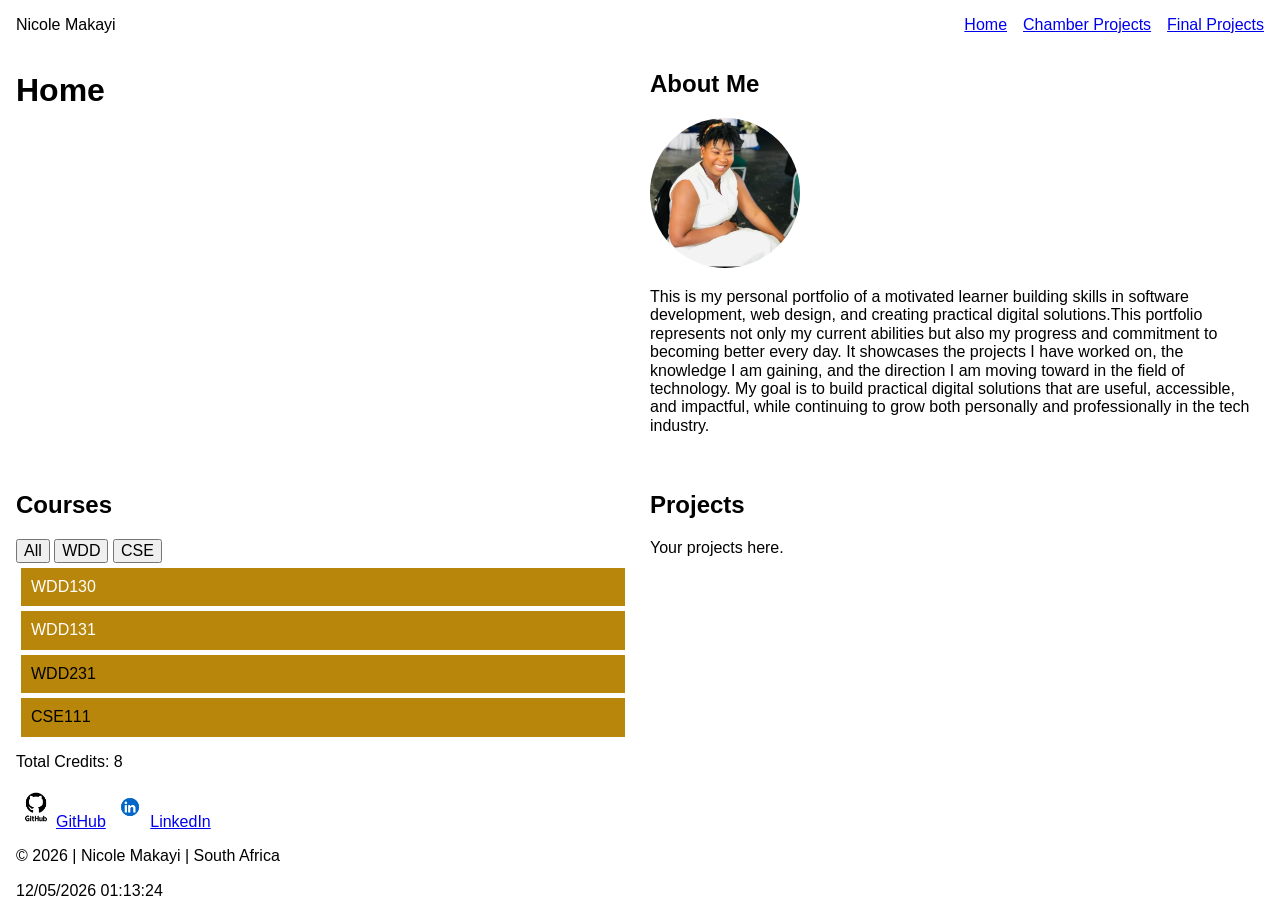
<file: index.html>
<!DOCTYPE html>
<html lang="en">
<head>
    <meta charset="UTF-8">
    <meta name="viewport" content="width=device-width, initial-scale=1.0">
    <title>WDD231 Web Frontend Development | Nicole Makayi</title>
    <meta name="description" content="WDD231 Home Page">
    <meta name="author" content="Nicole Makayi">
    
    <link rel="stylesheet" href="styles/normalize.css">
    <link rel="stylesheet" href="styles/small.css">
    <link rel="stylesheet" href="styles/larger.css">
    <link rel="preconnect" href="https://fonts.googleapis.com">
    <link rel="preconnect" href="https://fonts.gstatic.com" crossorigin>
    <link href="https://fonts.googleapis.com/css2?family=Roboto:wght@300;400;700&display=swap" rel="stylesheet">

    <script src="scripts/navigation.js" defer></script>
    <script src="scripts/getdate.js" defer></script>
    <script src="scripts/courses.js" defer></script>
</head>
<body>
<header>
    <div class="logo">
        <span>Nicole Makayi</span>
    </div>
    <button id="menuBtn">☰</button>
    <nav id="navMenu">
    <ul>
        <li><a href="#">Home</a></li>
        <li><a href="#">Chamber Projects</a></li>
        <li><a href="#">Final Projects</a></li>
    </ul>
    </nav>
</header> 

<main>
    <h1>Home</h1>

    <section>
        <h2>About Me</h2>
          <img src="images/profile.jpg" alt="Nicole Makayi" class="profile">
        <p>This is my personal portfolio of a motivated learner building skills in software development, web design, and creating practical digital solutions.This portfolio represents not only my current abilities but also my progress and commitment to becoming better every day. It showcases the projects I have worked on, the knowledge I am gaining, and the direction I am moving toward in the field of technology. My goal is to build practical digital solutions that are useful, accessible, and impactful, while continuing to grow both personally and professionally in the tech industry.
        </p>
    </section>

    <section>
        <h2>Courses</h2>

        <div class="buttons">
            <button id="allBtn">All</button>
            <button id="wddBtn">WDD</button>
            <button id="cseBtn">CSE</button>
        </div>

        <div id="courseContainer"></div>

        <p>Total Credits: <span id="totalCredits"></span></p>
    </section>

    <section>
        <h2>Projects</h2>
        <p>Your projects here.</p>
    </section>
</main>

<footer>
    <div class="social">
        <a href="https://github.com/nicole-dev-tech">
       <img src="images/github-logo.png" alt="GitHub">GitHub</a>

        <a href="https://linkedin.com/in/NicoleMakayi">
        <img src="images/linkedin-logo.png" alt="LinkedIn">LinkedIn</a>
    </div>

    <p>
        © <span id="currentyear"></span> | Nicole Makayi | South Africa
    </p>

    <p id="lastModified"></p>
</footer>
</body>
</html>
</file>
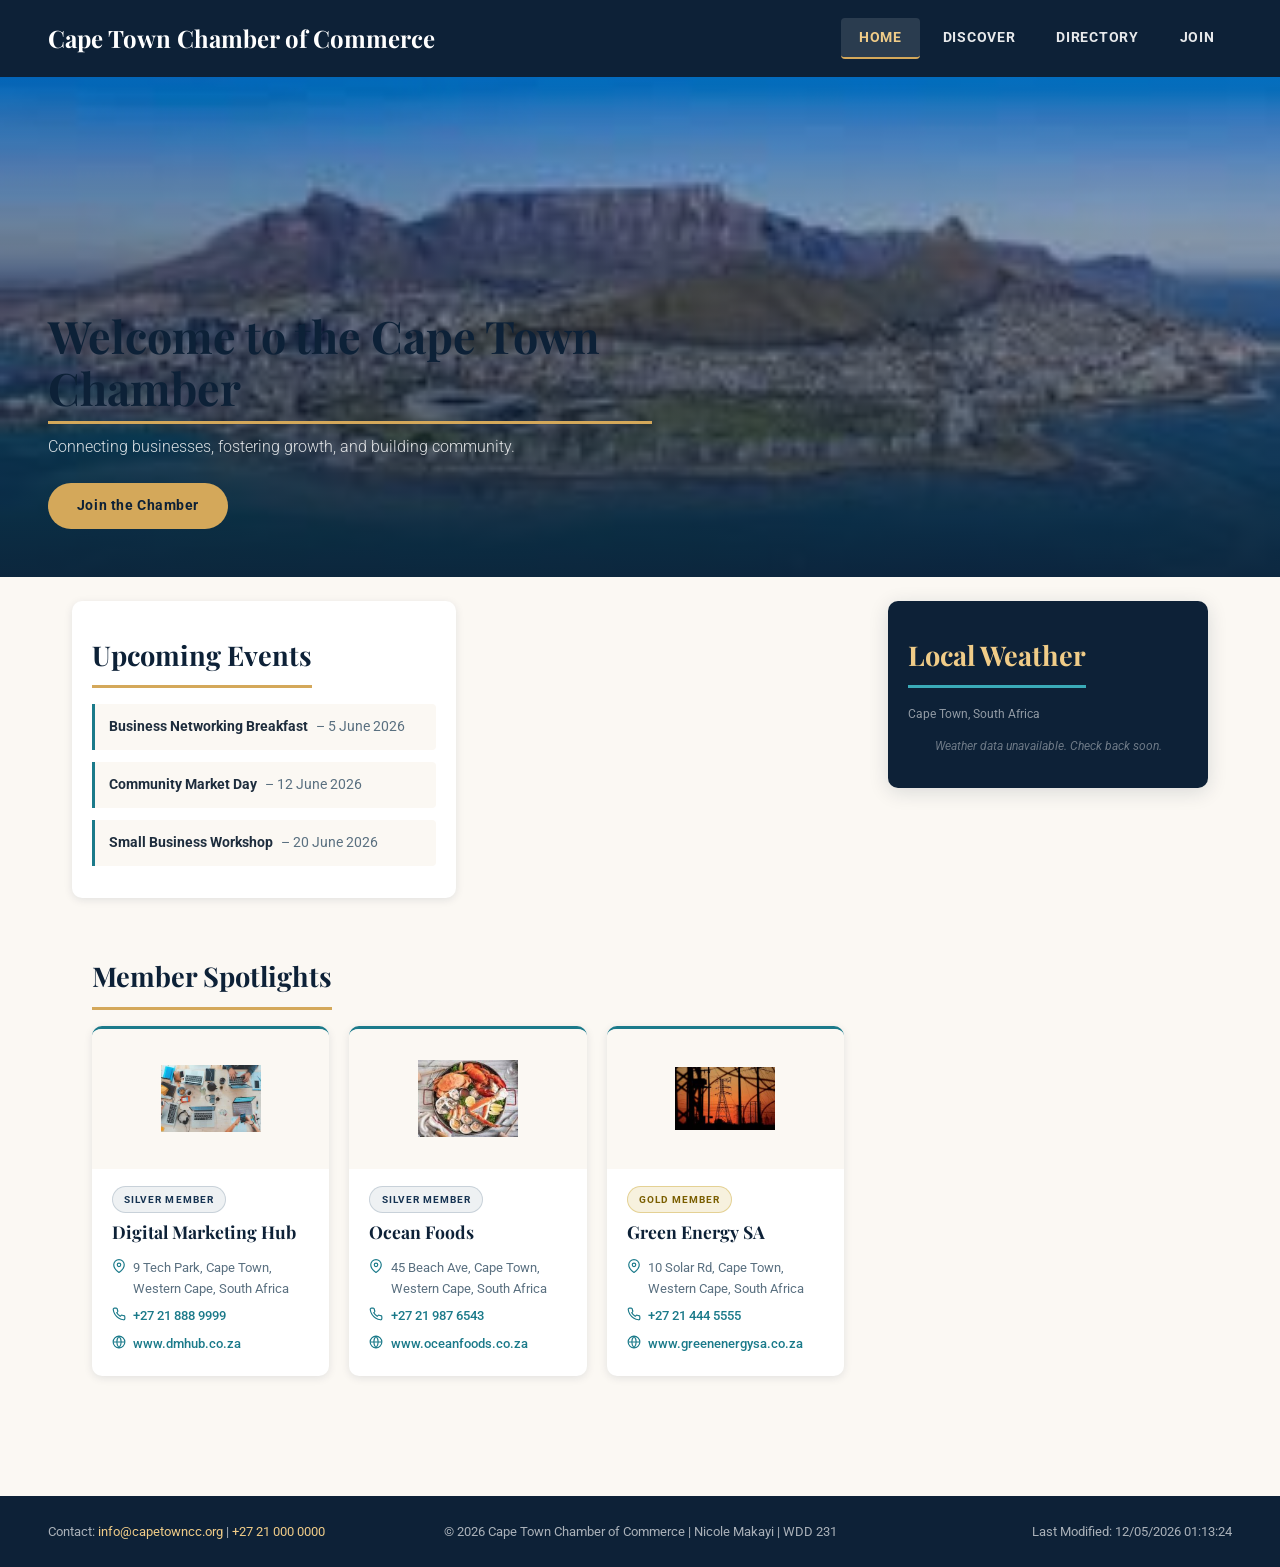
<file: chamber/index.html>
<!DOCTYPE html>
<html lang="en">
<head>
  <meta charset="UTF-8">
  <meta name="viewport" content="width=device-width, initial-scale=1.0">

  <title>Cape Town Chamber of Commerce</title>

  <meta name="description" content="Cape Town Chamber of Commerce — connecting businesses, fostering growth, and building community.">
  <meta name="author" content="Nicole Makayi">

  <meta property="og:title"       content="Cape Town Chamber of Commerce">
  <meta property="og:description" content="Business directory and local networking hub for Cape Town.">
  <meta property="og:image"       content="https://nicole-dev-tech.github.io/wdd231/images/logo.png">
  <meta property="og:url"         content="https://nicole-dev-tech.github.io/wdd231/chamber/index.html">
  <meta property="og:type"        content="website">

  <link rel="icon" href="images/favicon.png">

  <link rel="stylesheet" href="styles/normalize.css">
  <link rel="stylesheet" href="styles/small.css">
  <link rel="stylesheet" href="styles/larger.css">

  <link rel="preconnect" href="https://fonts.googleapis.com">
  <link rel="preconnect" href="https://fonts.gstatic.com" crossorigin>
  <link href="https://fonts.googleapis.com/css2?family=Playfair+Display:wght@600;700&family=Roboto:wght@300;400;700&display=swap" rel="stylesheet">

  <script src="scripts/getdates.js"   defer></script>
  <script src="scripts/weather.js"    defer></script>
  <script src="scripts/spotlights.js" defer></script>
</head>

<body>

  <a class="skip-link" href="#main-content">Skip to main content</a>

  <header>
    <nav aria-label="Main navigation">
      <ul>
        <li><a href="index.html" class="active" aria-current="page">Home</a></li>
        <li><a href="discover.html">Discover</a></li>
        <li><a href="directory.html">Directory</a></li>
        <li><a href="join.html">Join</a></li>
      </ul>
    </nav>
  </header>

  <main id="main-content">

    <h1>Cape Town Chamber of Commerce</h1>

    <!-- Hero Section -->
    <section class="hero" aria-labelledby="hero-heading">
      <img
        src="images/hero.png"
        alt="Cape Town waterfront with Table Mountain in the background"
        width="1200"
        height="500"
        fetchpriority="high"
      >
      <div class="hero-text">
        <h2 id="hero-heading">Welcome to the Cape Town Chamber</h2>
        <p>Connecting businesses, fostering growth, and building community.</p>
        <a href="join.html" class="cta-button">Join the Chamber</a>
      </div>
    </section>

    <!-- Home content grid wrapper -->
    <div class="home-main">

      <section class="events" aria-labelledby="events-heading">
        <h2 id="events-heading">Upcoming Events</h2>
        <ul>
          <li>
            <strong>Business Networking Breakfast</strong>
            – 5 June 2026
          </li>
          <li>
            <strong>Community Market Day</strong>
            – 12 June 2026
          </li>
          <li>
            <strong>Small Business Workshop</strong>
            – 20 June 2026
          </li>
        </ul>
      </section>

      <section class="weather" aria-labelledby="weather-heading" aria-live="polite">
        <h2 id="weather-heading">Local Weather</h2>
        <div id="current-weather">
          <p class="weather-meta">Loading current conditions…</p>
        </div>
        <div id="forecast">
          <!-- JS injects 3-day forecast -->
        </div>
      </section>

      <section class="spotlights" aria-labelledby="spotlights-heading">
        <h2 id="spotlights-heading">Member Spotlights</h2>
        <div id="spotlight-container" aria-live="polite">
          <!-- JS injects 2–3 Gold/Silver spotlight cards -->
        </div>
      </section>

    </div><!-- /.home-main -->

  </main>

  <footer>
    <p>Contact: <a href="mailto:info@capetowncc.org">info@capetowncc.org</a> | <a href="tel:+27210000000">+27 21 000 0000</a></p>
    <p>
      &copy; <span id="year"></span>
      Cape Town Chamber of Commerce |
      Nicole Makayi |
      WDD 231
    </p>
    <p>Last Modified: <span id="lastModified"></span></p>
  </footer>

</body>
</html>
</file>
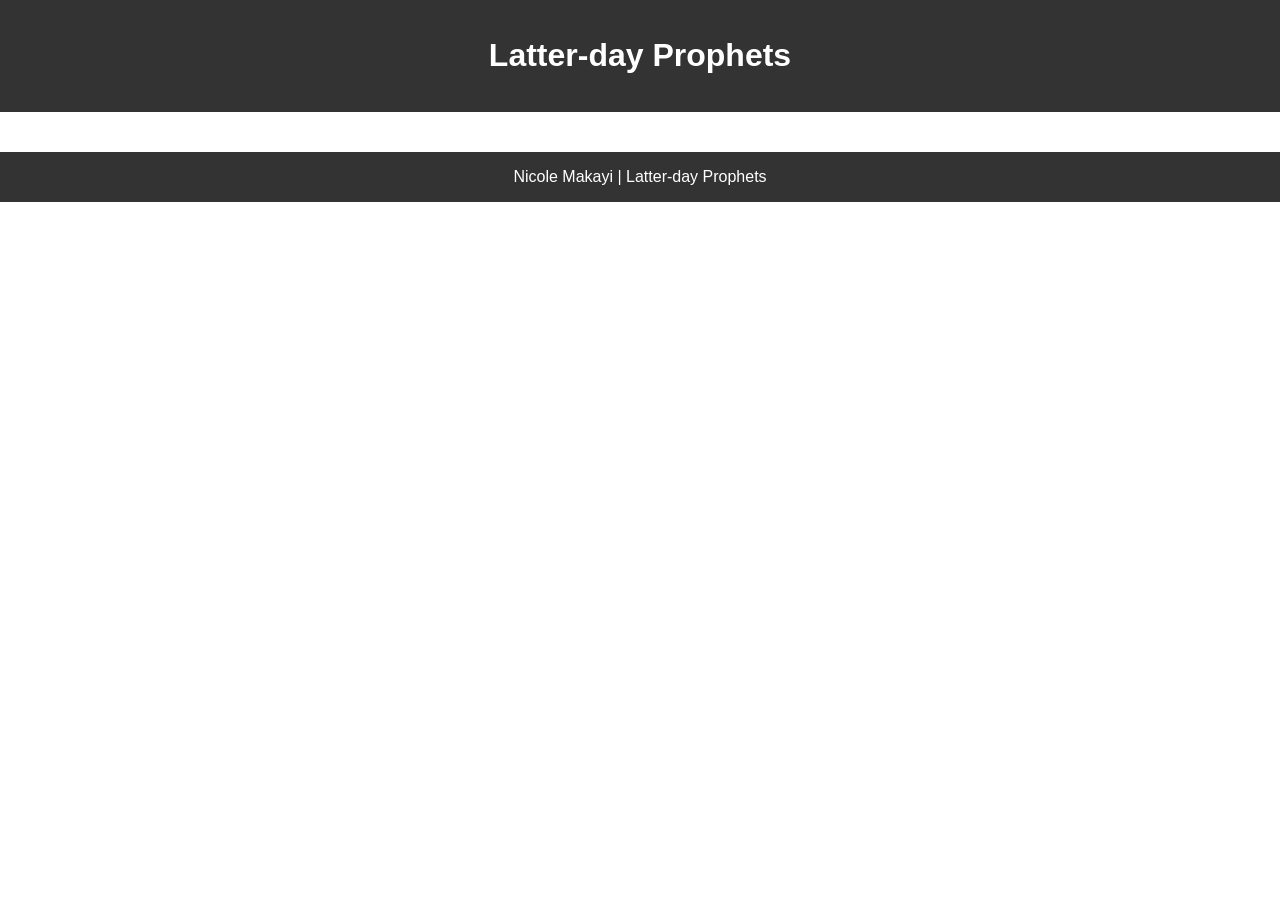
<file: prophets.html>
<!DOCTYPE html>
<html lang="en">
<head>
    <meta charset="UTF-8">
    <meta name="viewport" content="width=device-width, initial-scale=1.0">
    <title>Prophets</title>
    <meta name="description" content="WDD231 | PROPHETS">
    <meta name="author" content="Nicole Makayi">
     
    <link rel="stylesheet" href="styles/prophets.css">
    <link rel="preconnect" href="https://fonts.googleapis.com">
    <link rel="preconnect" href="https://fonts.gstatic.com" crossorigin>
    <link href="https://fonts.googleapis.com/css2?family=Roboto:wght@300;400;700&display=swap" rel="stylesheet">

    <script src="scripts/prophets.js" defer></script>
    <script src="scripts/getdate.js" defer></script>
</head>
<body>
    <header>
  <h1>Latter-day Prophets</h1>
</header>
<main>
  <div id="cards"></div>
</main>
<footer>
  Nicole Makayi | Latter-day Prophets
</footer>
    
</body>
</html>
</file>
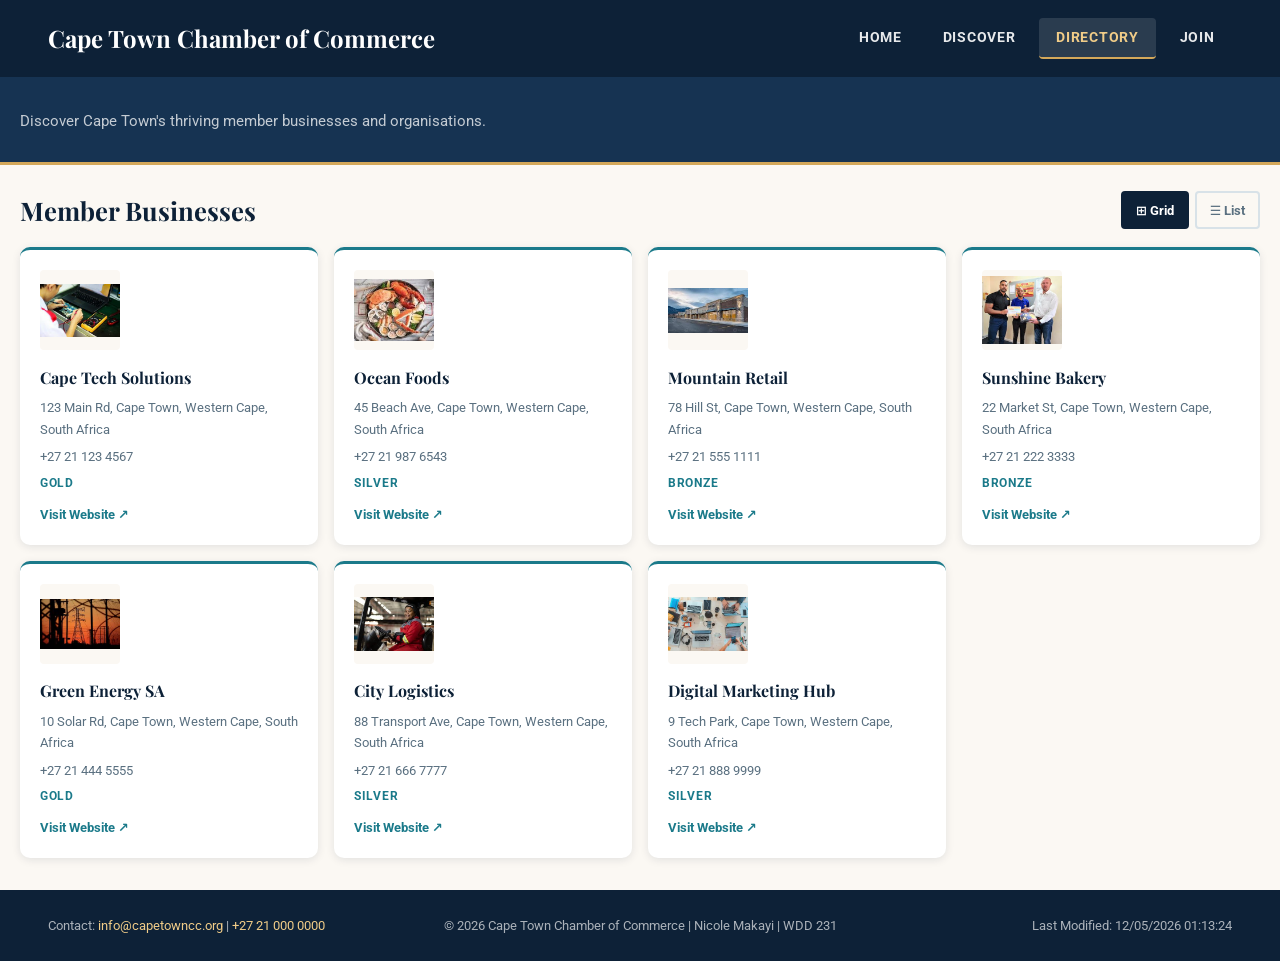
<file: chamber/directory.html>
<!DOCTYPE html>
<html lang="en">
<head>
  <meta charset="UTF-8">
  <meta name="viewport" content="width=device-width, initial-scale=1.0">
  <title>Directory | Cape Town Chamber of Commerce</title>
  <meta name="description" content="Cape Town Chamber of Commerce — Business Directory.">
  <meta name="author" content="Nicole Makayi">
  <meta property="og:title"       content="Directory | Cape Town Chamber of Commerce">
  <meta property="og:description" content="Business directory and local networking hub for Cape Town.">
  <meta property="og:image"       content="https://nicole-dev-tech.github.io/wdd231/images/logo.png">
  <meta property="og:url"         content="https://nicole-dev-tech.github.io/wdd231/chamber/directory.html">
  <meta property="og:type"        content="website">
  <link rel="icon" href="images/favicon.png">
  <link rel="stylesheet" href="styles/normalize.css">
  <link rel="stylesheet" href="styles/small.css">
  <link rel="stylesheet" href="styles/larger.css">
  <link rel="preconnect" href="https://fonts.googleapis.com">
  <link rel="preconnect" href="https://fonts.gstatic.com" crossorigin>
  <link href="https://fonts.googleapis.com/css2?family=Playfair+Display:wght@600;700&family=Roboto:wght@300;400;700&display=swap" rel="stylesheet">
  <script src="scripts/getdates.js"  defer></script>
  <script src="scripts/directory.js" defer></script>
</head>
<body>
  <a class="skip-link" href="#main-content">Skip to main content</a>
  <header>
    <nav aria-label="Main navigation">
      <ul>
        <li><a href="index.html">Home</a></li>
        <li><a href="discover.html">Discover</a></li>
        <li><a href="directory.html" class="active" aria-current="page">Directory</a></li>
        <li><a href="join.html">Join</a></li>
      </ul>
    </nav>
  </header>
  <main id="main-content">
    <h1>Business Directory</h1>
    <div class="page-banner">
      <p>Discover Cape Town's thriving member businesses and organisations.</p>
    </div>
    <div class="directory-controls">
      <h2>Member Businesses</h2>
      <div class="view-toggle" role="group" aria-label="Toggle view">
        <button id="gridBtn" class="active" aria-pressed="true"  title="Grid view">⊞ Grid</button>
        <button id="listBtn"                aria-pressed="false" title="List view">☰ List</button>
      </div>
    </div>
    <div id="members-grid" class="members-grid" role="list" aria-label="Member businesses grid view"></div>
    <div id="members-list" class="members-list hidden" role="list" aria-label="Member businesses list view"></div>
  </main>
  <footer>
    <p>Contact: <a href="mailto:info@capetowncc.org">info@capetowncc.org</a> | <a href="tel:+27210000000">+27 21 000 0000</a></p>
    <p>
      &copy; <span id="year"></span>
      Cape Town Chamber of Commerce |
      Nicole Makayi |
      WDD 231
    </p>
    <p>Last Modified: <span id="lastModified"></span></p>
  </footer>
</body>
</html>
</file>
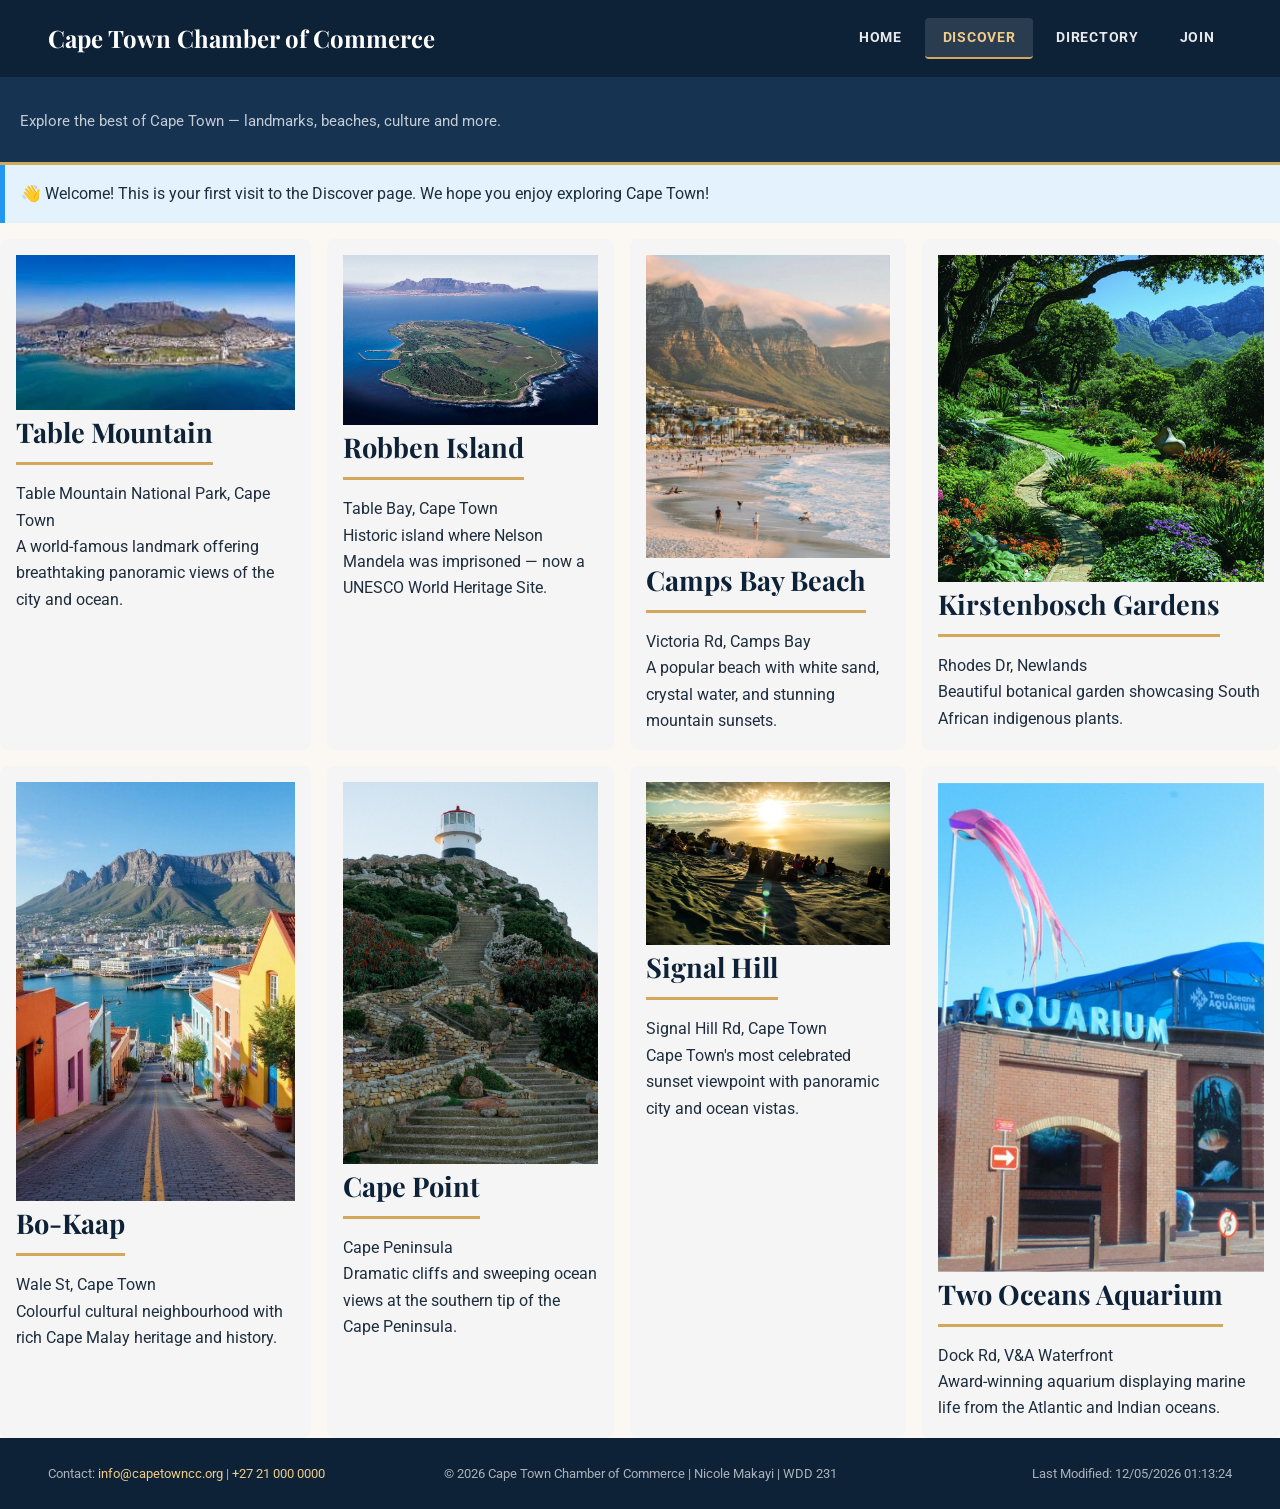
<file: chamber/discover.html>
<!DOCTYPE html>
<html lang="en">
<head>
  <meta charset="UTF-8">
  <meta name="viewport" content="width=device-width, initial-scale=1.0">
  <title>Discover | Cape Town Chamber of Commerce</title>
  <meta name="description" content="Discover Cape Town's best attractions, landmarks, and cultural highlights.">
  <meta name="author" content="Nicole Makayi">
  <meta property="og:title"       content="Discover Cape Town | Chamber of Commerce">
  <meta property="og:description" content="Explore Cape Town's top places to visit and experience.">
  <meta property="og:image"       content="https://nicole-dev-tech.github.io/wdd231/images/logo.png">
  <meta property="og:url"         content="https://nicole-dev-tech.github.io/wdd231/chamber/discover.html">
  <meta property="og:type"        content="website">
  <link rel="icon" href="images/favicon.png">
  <link rel="stylesheet" href="styles/normalize.css">
  <link rel="stylesheet" href="styles/small.css">
  <link rel="stylesheet" href="styles/larger.css">
  <link rel="preconnect" href="https://fonts.googleapis.com">
  <link rel="preconnect" href="https://fonts.gstatic.com" crossorigin>
  <link href="https://fonts.googleapis.com/css2?family=Playfair+Display:wght@600;700&family=Roboto:wght@300;400;700&display=swap" rel="stylesheet">
  <script src="scripts/getdates.js" defer></script>
  <script src="scripts/discover.js" defer></script>
</head>
<body>
  <a class="skip-link" href="#main-content">Skip to main content</a>
  <header>
    <nav aria-label="Main navigation">
      <ul>
        <li><a href="index.html">Home</a></li>
        <li><a href="discover.html" class="active" aria-current="page">Discover</a></li>
        <li><a href="directory.html">Directory</a></li>
        <li><a href="join.html">Join</a></li>
      </ul>
    </nav>
  </header>

  <main id="main-content">
    <h1>Discover Cape Town</h1>
    <div class="page-banner">
      <p>Explore the best of Cape Town — landmarks, beaches, culture and more.</p>
    </div>

    <div id="visit-message" class="visit-box" aria-live="polite"></div>

    <section id="discover-container" class="discover-grid" aria-label="Cape Town places to discover"></section>
  </main>

  <footer>
    <p>Contact: <a href="mailto:info@capetowncc.org">info@capetowncc.org</a> | <a href="tel:+27210000000">+27 21 000 0000</a></p>
    <p>&copy; <span id="year"></span> Cape Town Chamber of Commerce | Nicole Makayi | WDD 231</p>
    <p>Last Modified: <span id="lastModified"></span></p>
  </footer>
</body>
</html>
</file>
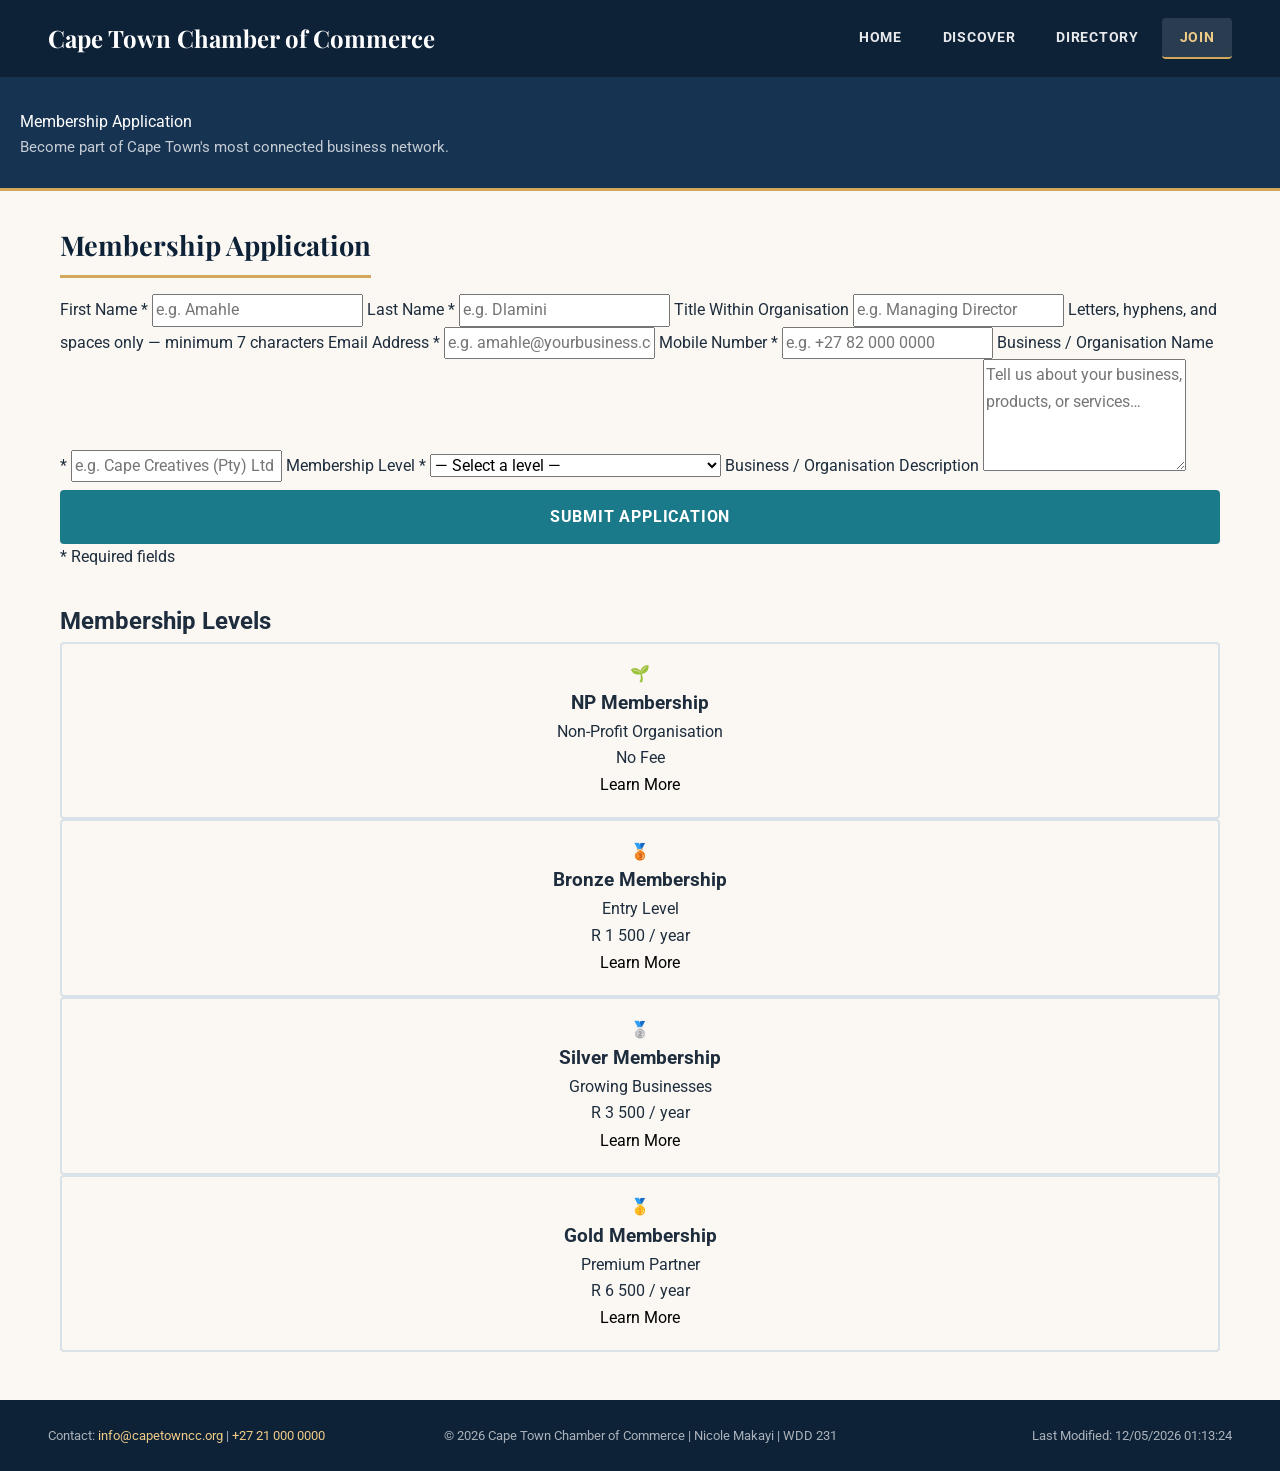
<file: chamber/join.html>
<!DOCTYPE html>
<html lang="en">
<head>
  <meta charset="UTF-8">
  <meta name="viewport" content="width=device-width, initial-scale=1.0">

  <title>Join | Cape Town Chamber of Commerce</title>

  <meta name="description" content="Apply for membership with the Cape Town Chamber of Commerce. Choose from NP, Bronze, Silver, or Gold membership levels.">
  <meta name="author" content="Nicole Makayi">

  <meta property="og:title"       content="Join the Cape Town Chamber of Commerce">
  <meta property="og:description" content="Apply for membership and connect with Cape Town's business community.">
  <meta property="og:image"       content="https://nicole-dev-tech.github.io/wdd231/images/logo.png">
  <meta property="og:url"         content="https://nicole-dev-tech.github.io/wdd231/chamber/join.html">
  <meta property="og:type"        content="website">

  <link rel="icon" href="images/favicon.ico">

  <link rel="stylesheet" href="styles/normalize.css">
  <link rel="stylesheet" href="styles/small.css">
  <link rel="stylesheet" href="styles/larger.css">

  <link rel="preconnect" href="https://fonts.googleapis.com">
  <link rel="preconnect" href="https://fonts.gstatic.com" crossorigin>
  <link href="https://fonts.googleapis.com/css2?family=Playfair+Display:wght@600;700&family=Roboto:wght@300;400;700&display=swap" rel="stylesheet">

  <script src="scripts/getdates.js" defer></script>
  <script src="scripts/join.js"     defer></script>
</head>

<body>

  <a class="skip-link" href="#main-content">Skip to main content</a>

  <header>
    <nav aria-label="Main navigation">
      <ul>
        <li><a href="index.html">Home</a></li>
        <li><a href="discover.html">Discover</a></li>
        <li><a href="directory.html">Directory</a></li>
        <li><a href="join.html" class="active" aria-current="page">Join</a></li>
      </ul>
    </nav>
  </header>

  <main id="main-content">

    <h1>Join Our Business Community</h1>

    <!-- Page banner -->
    <div class="page-banner">
      <div class="page-banner-text">
        <span class="page-eyebrow">Membership Application</span>
        <p>Become part of Cape Town's most connected business network.</p>
      </div>
    </div>

    <!-- Form + Cards layout wrapper -->
    <div class="join-layout">

      <!-- ── Application Form ──────────────────────────────── -->
      <section class="form-section" aria-labelledby="form-heading">
        <h2 id="form-heading" class="section-heading">Membership Application</h2>

        <form
          id="join-form"
          method="get"
          action="thankyou.html"
          novalidate
          aria-label="Membership application form"
        >

          <!-- First Name -->
          <label for="first-name">
            First Name <span class="required-mark" aria-hidden="true">*</span>
          </label>
          <input
            type="text"
            id="first-name"
            name="first-name"
            title="Enter your first name"
            autocomplete="given-name"
            required
            placeholder="e.g. Amahle"
          >

          <!-- Last Name -->
          <label for="last-name">
            Last Name <span class="required-mark" aria-hidden="true">*</span>
          </label>
          <input
            type="text"
            id="last-name"
            name="last-name"
            title="Enter your last name"
            autocomplete="family-name"
            required
            placeholder="e.g. Dlamini"
          >

          <!-- Organizational Title -->
          <label for="org-title">
            Title Within Organisation
          </label>
          <input
            type="text"
            id="org-title"
            name="orgTitle"
            title="Enter your title within the organisation (letters, hyphens, spaces; minimum 7 characters)"
            autocomplete="organization-title"
            pattern="[A-Za-z\- ]{7,}"
            placeholder="e.g. Managing Director"
          >
          <span class="field-hint">Letters, hyphens, and spaces only — minimum 7 characters</span>

          <!-- Email -->
          <label for="email">
            Email Address <span class="required-mark" aria-hidden="true">*</span>
          </label>
          <input
            type="email"
            id="email"
            name="email"
            title="Enter a valid email address"
            autocomplete="email"
            required
            placeholder="e.g. amahle@yourbusiness.co.za"
          >

          <!-- Mobile Phone -->
          <label for="mobile">
            Mobile Number <span class="required-mark" aria-hidden="true">*</span>
          </label>
          <input
            type="tel"
            id="mobile"
            name="mobile"
            title="Enter your mobile phone number"
            autocomplete="tel"
            required
            placeholder="e.g. +27 82 000 0000"
          >

          <!-- Business Name -->
          <label for="business-name">
            Business / Organisation Name <span class="required-mark" aria-hidden="true">*</span>
          </label>
          <input
            type="text"
            id="business-name"
            name="org-name"
            title="Enter your business or organisation name"
            autocomplete="organization"
            required
            placeholder="e.g. Cape Creatives (Pty) Ltd"
          >

          <!-- Membership Level -->
          <label for="membership-level">
            Membership Level <span class="required-mark" aria-hidden="true">*</span>
          </label>
          <select
            id="membership-level"
            name="membership-level"
            title="Select a membership level"
            required
          >
            <option value="" disabled selected>— Select a level —</option>
            <option value="np">NP Membership (Non-Profit — No Fee)</option>
            <option value="bronze">Bronze Membership</option>
            <option value="silver">Silver Membership</option>
            <option value="gold">Gold Membership</option>
          </select>

          <!-- Business Description -->
          <label for="description">
            Business / Organisation Description
          </label>
          <textarea
            id="description"
            name="description"
            title="Briefly describe your business or organisation"
            rows="4"
            placeholder="Tell us about your business, products, or services…"
          ></textarea>

          <!-- Hidden timestamp (populated by join.js) -->
          <input
            type="hidden"
            id="timestamp"
            name="timestamp"
          >

          <!-- Submit -->
          <input
            type="submit"
            value="Submit Application"
            class="submit-btn"
          >

          <p class="form-note">
            <span class="required-mark" aria-hidden="true">*</span> Required fields
          </p>

        </form>
      </section><!-- /.form-section -->

      <!-- ── Membership Level Cards ─────────────────────── -->
      <aside class="membership-cards" aria-label="Membership level information">
        <h2 class="section-heading">Membership Levels</h2>

        <!-- NP Card -->
        <div class="mem-card mem-card--np">
          <div class="mem-card-icon" aria-hidden="true">🌱</div>
          <h3>NP Membership</h3>
          <p class="mem-card-sub">Non-Profit Organisation</p>
          <p class="mem-card-fee">No Fee</p>
          <button
            class="mem-card-link"
            data-modal="modal-np"
            aria-haspopup="dialog"
            aria-controls="modal-np"
          >Learn More</button>
        </div>

        <!-- Bronze Card -->
        <div class="mem-card mem-card--bronze">
          <div class="mem-card-icon" aria-hidden="true">🥉</div>
          <h3>Bronze Membership</h3>
          <p class="mem-card-sub">Entry Level</p>
          <p class="mem-card-fee">R 1 500 / year</p>
          <button
            class="mem-card-link"
            data-modal="modal-bronze"
            aria-haspopup="dialog"
            aria-controls="modal-bronze"
          >Learn More</button>
        </div>

        <!-- Silver Card -->
        <div class="mem-card mem-card--silver">
          <div class="mem-card-icon" aria-hidden="true">🥈</div>
          <h3>Silver Membership</h3>
          <p class="mem-card-sub">Growing Businesses</p>
          <p class="mem-card-fee">R 3 500 / year</p>
          <button
            class="mem-card-link"
            data-modal="modal-silver"
            aria-haspopup="dialog"
            aria-controls="modal-silver"
          >Learn More</button>
        </div>

        <!-- Gold Card -->
        <div class="mem-card mem-card--gold">
          <div class="mem-card-icon" aria-hidden="true">🥇</div>
          <h3>Gold Membership</h3>
          <p class="mem-card-sub">Premium Partner</p>
          <p class="mem-card-fee">R 6 500 / year</p>
          <button
            class="mem-card-link"
            data-modal="modal-gold"
            aria-haspopup="dialog"
            aria-controls="modal-gold"
          >Learn More</button>
        </div>

      </aside>

    </div><!-- /.join-layout -->

  </main>

  <!-- NP Modal -->
  <dialog id="modal-np" class="mem-modal" aria-labelledby="modal-np-title">
    <div class="modal-inner">
      <button class="modal-close" aria-label="Close NP Membership details">&times;</button>
      <span class="modal-icon" aria-hidden="true">🌱</span>
      <h2 id="modal-np-title">NP Membership</h2>
      <p class="modal-sub">For registered non-profit organisations</p>
      <p class="modal-fee">No Annual Fee</p>
      <ul class="modal-benefits" aria-label="NP Membership benefits">
        <li>Listing in the online member directory</li>
        <li>Access to Chamber networking events</li>
        <li>Monthly Chamber newsletter</li>
        <li>Advocacy and community representation</li>
        <li>Access to shared training resources</li>
      </ul>
      <button class="modal-cta" data-select="np" data-modal="modal-np">
        Select NP Membership
      </button>
    </div>
  </dialog>

  <!-- Bronze Modal -->
  <dialog id="modal-bronze" class="mem-modal" aria-labelledby="modal-bronze-title">
    <div class="modal-inner modal-inner--bronze">
      <button class="modal-close" aria-label="Close Bronze Membership details">&times;</button>
      <span class="modal-icon" aria-hidden="true">🥉</span>
      <h2 id="modal-bronze-title">Bronze Membership</h2>
      <p class="modal-sub">Entry-level membership for new and small businesses</p>
      <p class="modal-fee">R 1 500 / year</p>
      <ul class="modal-benefits" aria-label="Bronze Membership benefits">
        <li>Everything in NP Membership</li>
        <li>Business profile page on Chamber website</li>
        <li>10% discount on Chamber event tickets</li>
        <li>Access to member-only business workshops</li>
        <li>Quarterly business development webinars</li>
        <li>Certificate of Chamber Membership</li>
      </ul>
      <button class="modal-cta modal-cta--bronze" data-select="bronze" data-modal="modal-bronze">
        Select Bronze Membership
      </button>
    </div>
  </dialog>

  <!-- Silver Modal -->
  <dialog id="modal-silver" class="mem-modal" aria-labelledby="modal-silver-title">
    <div class="modal-inner modal-inner--silver">
      <button class="modal-close" aria-label="Close Silver Membership details">&times;</button>
      <span class="modal-icon" aria-hidden="true">🥈</span>
      <h2 id="modal-silver-title">Silver Membership</h2>
      <p class="modal-sub">For growing businesses ready to expand their network</p>
      <p class="modal-fee">R 3 500 / year</p>
      <ul class="modal-benefits" aria-label="Silver Membership benefits">
        <li>Everything in Bronze Membership</li>
        <li>Featured listing in member directory</li>
        <li>Eligible for homepage spotlight rotation</li>
        <li>25% discount on all Chamber events</li>
        <li>One free sponsored social media post per quarter</li>
        <li>Access to Chamber co-working space (4 days/month)</li>
        <li>Invitation to exclusive Silver &amp; Gold networking dinners</li>
      </ul>
      <button class="modal-cta modal-cta--silver" data-select="silver" data-modal="modal-silver">
        Select Silver Membership
      </button>
    </div>
  </dialog>

  <!-- Gold Modal -->
  <dialog id="modal-gold" class="mem-modal" aria-labelledby="modal-gold-title">
    <div class="modal-inner modal-inner--gold">
      <button class="modal-close" aria-label="Close Gold Membership details">&times;</button>
      <span class="modal-icon" aria-hidden="true">🥇</span>
      <h2 id="modal-gold-title">Gold Membership</h2>
      <p class="modal-sub">Premium partnership for established businesses</p>
      <p class="modal-fee">R 6 500 / year</p>
      <ul class="modal-benefits" aria-label="Gold Membership benefits">
        <li>Everything in Silver Membership</li>
        <li>Priority homepage spotlight — guaranteed monthly feature</li>
        <li>Full page in the Annual Business Directory</li>
        <li>Free access to all Chamber events &amp; workshops</li>
        <li>Logo displayed on Chamber website homepage</li>
        <li>Seat on the Chamber Advisory Board (optional)</li>
        <li>Unlimited co-working space access</li>
        <li>Dedicated Chamber liaison officer</li>
      </ul>
      <button class="modal-cta modal-cta--gold" data-select="gold" data-modal="modal-gold">
        Select Gold Membership
      </button>
    </div>
  </dialog>

  <footer>
    <p>Contact: <a href="mailto:info@capetowncc.org">info@capetowncc.org</a> | <a href="tel:+27210000000">+27 21 000 0000</a></p>
    <p>
      &copy; <span id="year"></span>
      Cape Town Chamber of Commerce |
      Nicole Makayi |
      WDD 231
    </p>
    <p>Last Modified: <span id="lastModified"></span></p>
  </footer>

</body>
</html>
</file>
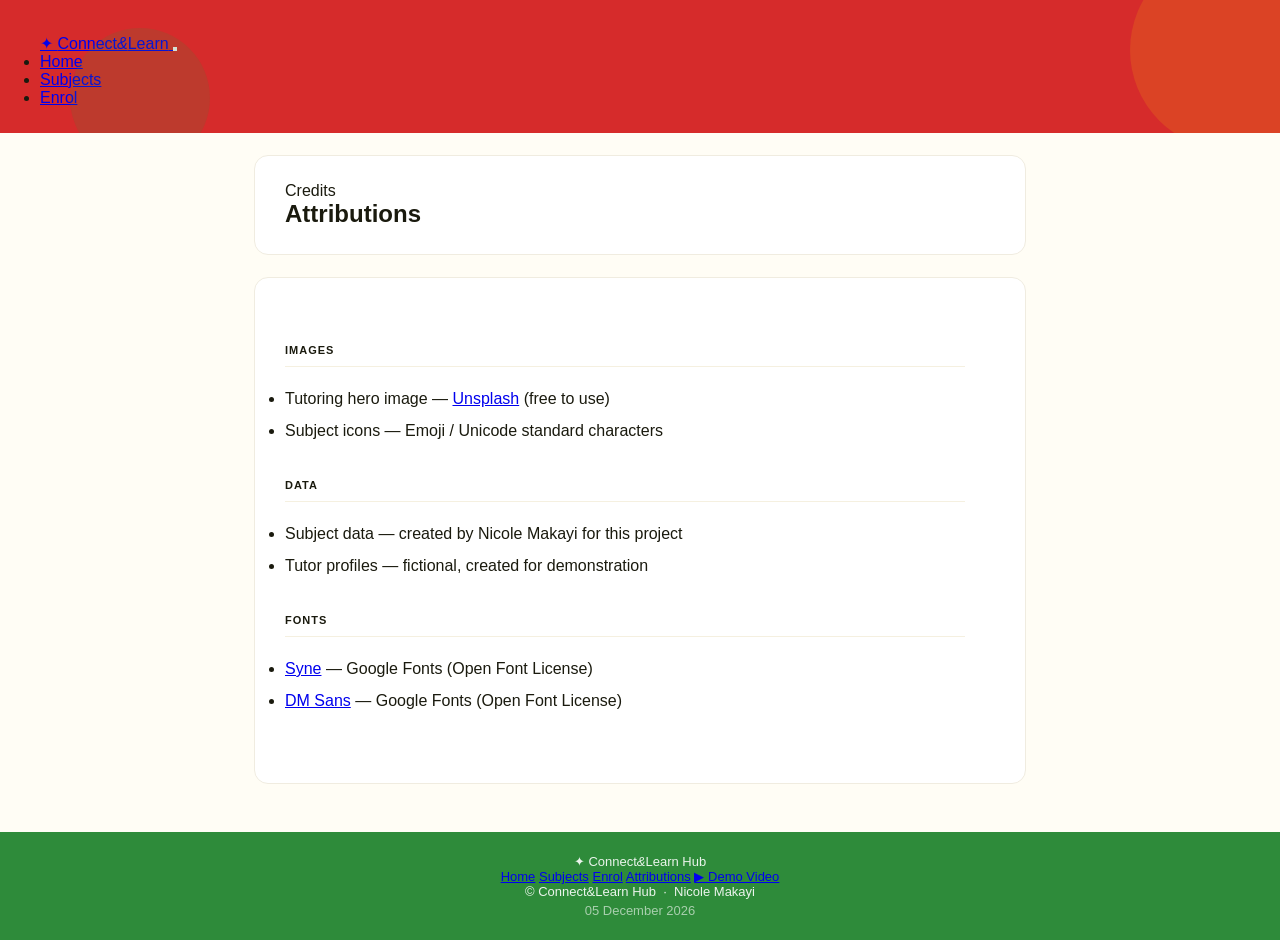
<file: project/references.html>
<!DOCTYPE html>
<html lang="en">
<head>
  <meta charset="UTF-8">
  <meta name="viewport" content="width=device-width, initial-scale=1.0">
  <title>Attributions | Connect&amp;Learn Hub</title>
  <meta name="description" content="Image and content attributions for Connect&amp;Learn Hub.">
  <meta name="author" content="Nicole Makayi">
  <link rel="icon" type="image/svg+xml" href="images/favicon.svg">
  <link rel="preconnect" href="https://fonts.googleapis.com">
  <link rel="preconnect" href="https://fonts.gstatic.com" crossorigin>
  <link href="https://fonts.googleapis.com/css2?family=Syne:wght@700;800&family=DM+Sans:wght@300;400;500&display=swap" rel="stylesheet">
  <link rel="stylesheet" href="styles/connect.css">
</head>
<body>

  <header class="site-header">
    <div class="header-inner">
      <a href="index.html" class="logo" aria-label="Connect&amp;Learn Hub home">
        <span class="logo-icon" aria-hidden="true">✦</span>
        <span>Connect<em>&amp;</em>Learn</span>
      </a>
      <button class="hamburger" id="hamburger" aria-label="Toggle navigation" aria-expanded="false" aria-controls="main-nav">
        <span></span><span></span><span></span>
      </button>
      <nav id="main-nav" class="main-nav" aria-label="Main navigation">
        <ul>
          <li><a href="index.html" class="nav-link">Home</a></li>
          <li><a href="subjects.html" class="nav-link">Subjects</a></li>
          <li><a href="enroll.html" class="nav-link">Enrol</a></li>
        </ul>
      </nav>
    </div>
  </header>

  <main>
    <section class="page-hero">
      <div class="section-inner">
        <span class="eyebrow">Credits</span>
        <h1>Attributions</h1>
      </div>
    </section>

    <section>
      <div class="section-inner" style="max-width:680px; padding-block:2.5rem">
        <h2>Images</h2>
        <ul style="margin-top:1rem; line-height:2">
          <li>Tutoring hero image — <a href="https://unsplash.com" target="_blank" rel="noopener">Unsplash</a> (free to use)</li>
          <li>Subject icons — Emoji / Unicode standard characters</li>
        </ul>

        <h2 style="margin-top:2rem">Data</h2>
        <ul style="margin-top:1rem; line-height:2">
          <li>Subject data — created by Nicole Makayi for this project</li>
          <li>Tutor profiles — fictional, created for demonstration</li>
        </ul>

        <h2 style="margin-top:2rem">Fonts</h2>
        <ul style="margin-top:1rem; line-height:2">
          <li><a href="https://fonts.google.com/specimen/Syne" target="_blank" rel="noopener">Syne</a> — Google Fonts (Open Font License)</li>
          <li><a href="https://fonts.google.com/specimen/DM+Sans" target="_blank" rel="noopener">DM Sans</a> — Google Fonts (Open Font License)</li>
        </ul>
      </div>
    </section>
  </main>

  <footer class="site-footer">
    <div class="footer-inner">
      <div class="footer-brand">
        <span class="logo-icon" aria-hidden="true">✦</span>
        <span class="footer-name">Connect<em>&amp;</em>Learn Hub</span>
      </div>
      <nav class="footer-nav" aria-label="Footer navigation">
        <a href="index.html">Home</a>
        <a href="subjects.html">Subjects</a>
        <a href="enroll.html">Enrol</a>
        <a href="references.html">Attributions</a>
        <a href="https://youtu.be/YOUR_VIDEO_ID" target="_blank" rel="noopener">▶ Demo Video</a>
      </nav>
      <p class="footer-copy">&copy; <span id="currentyear"></span> Connect&amp;Learn Hub &nbsp;·&nbsp; Nicole Makayi</p>
      <p class="footer-modified" id="lastModified"></p>
    </div>
  </footer>

  <script src="scripts/getdates.js" defer></script>
</body>
</html>
</file>
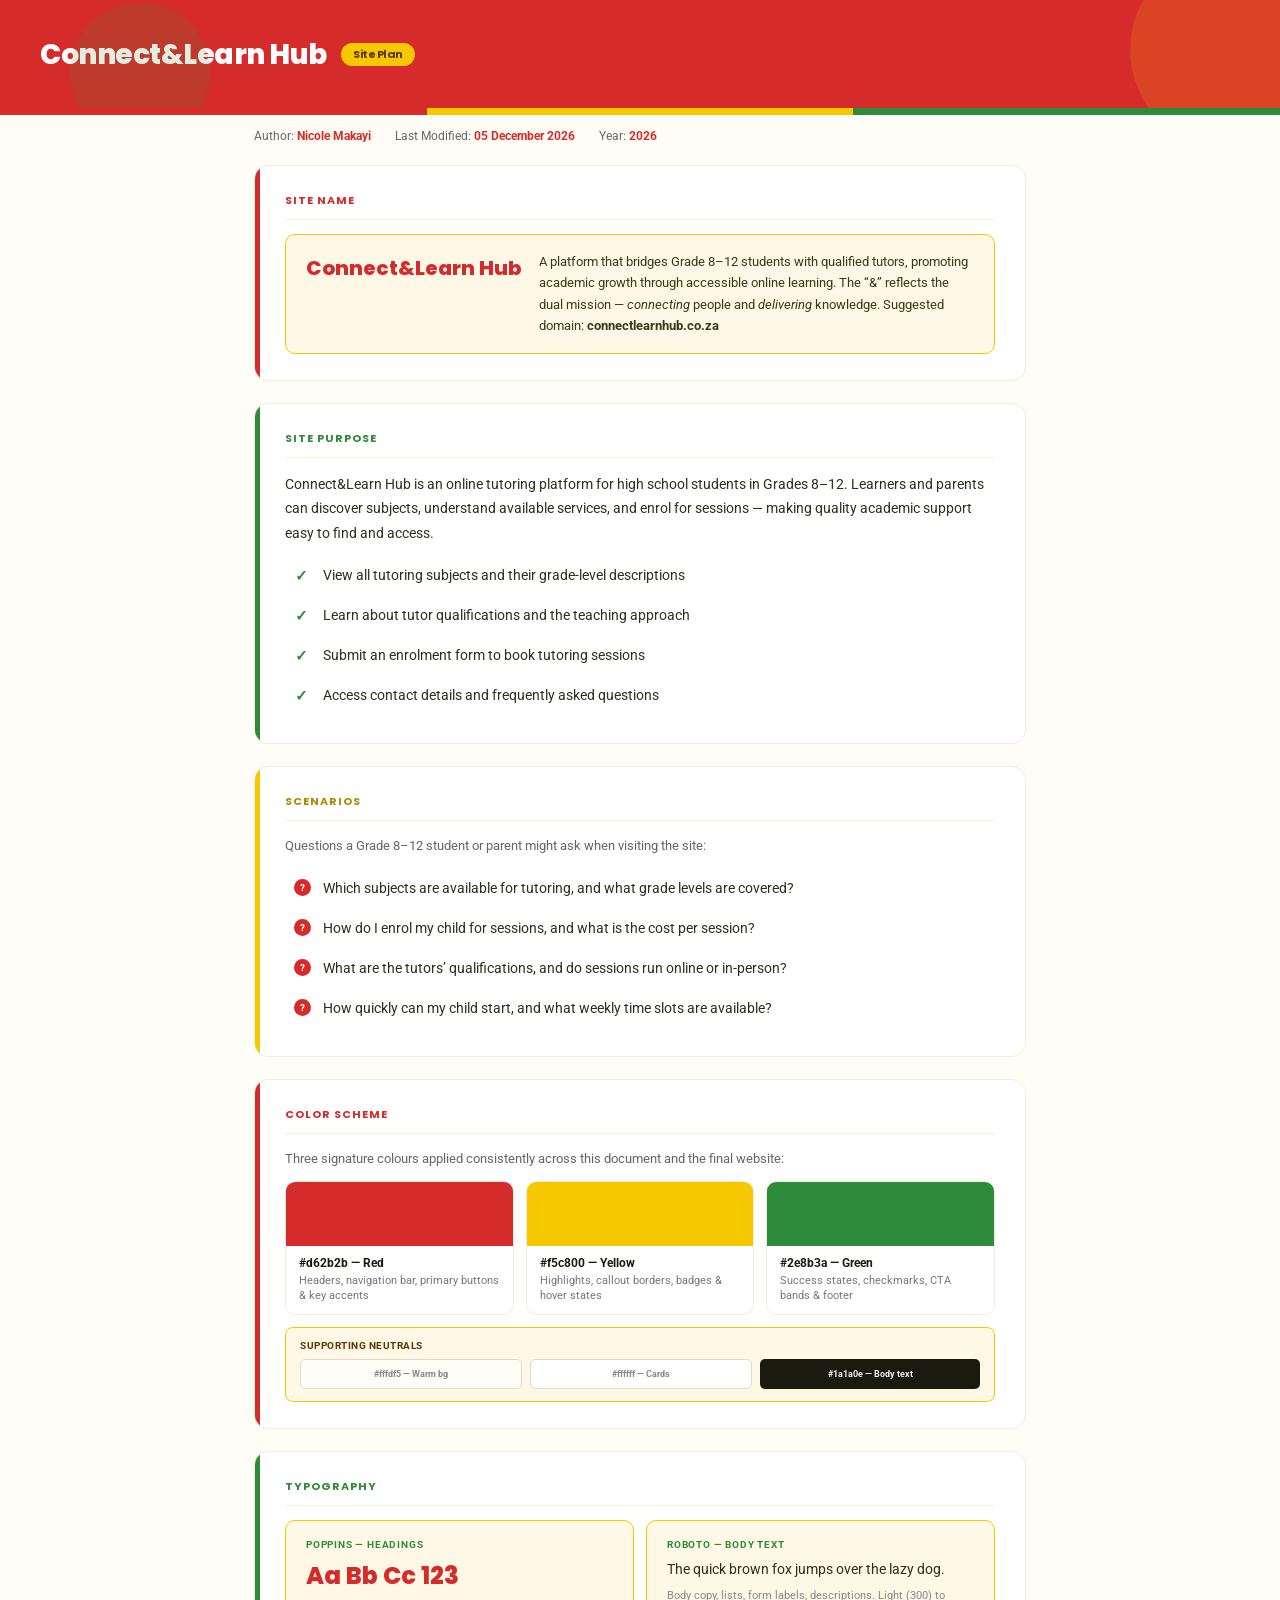
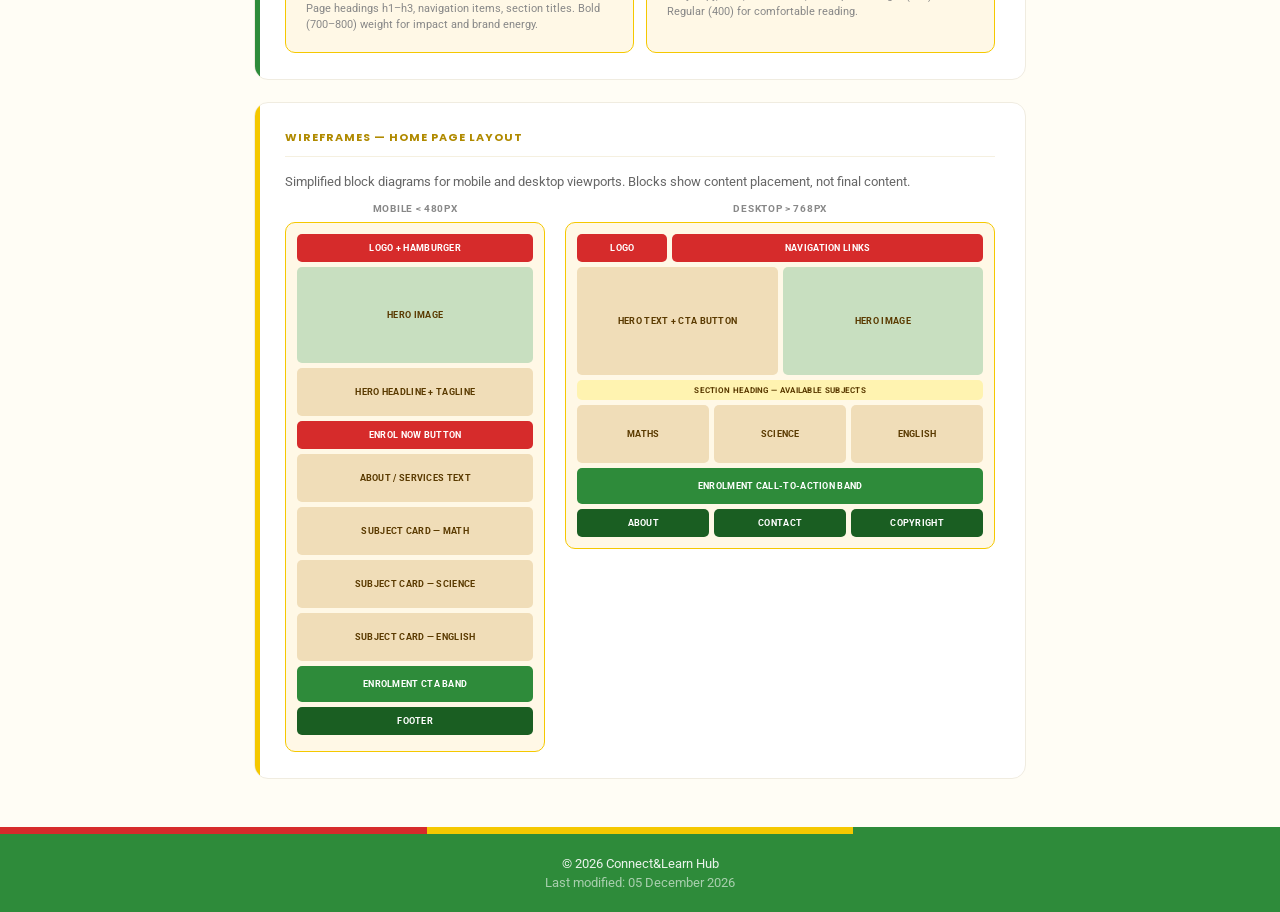
<file: project/siteplan.html>
<!DOCTYPE html>
<html lang="en">
<head>
  <meta charset="UTF-8">
  <meta name="viewport" content="width=device-width, initial-scale=1.0">
  <title>Site Plan | Connect&amp;Learn Hub</title>
  <meta name="description" content="Connect&amp;Learn Hub connects students with online tutors, providing subject information and easy enrollment for flexible, accessible learning.">
  <meta name="author" content="Nicole Makayi">
  <link rel="preconnect" href="https://fonts.googleapis.com">
  <link rel="preconnect" href="https://fonts.gstatic.com" crossorigin>
  <link href="https://fonts.googleapis.com/css2?family=Poppins:wght@400;600;700;800&family=Roboto:wght@300;400;500&display=swap" rel="stylesheet">
  <link rel="stylesheet" href="styles/connect.css">
</head>

<body>

  <header>
    <h1>Connect&amp;Learn Hub <span class="badge">Site Plan</span></h1>
  </header>

  <div class="accent-bar">
    <div class="bar-red"></div>
    <div class="bar-yellow"></div>
    <div class="bar-green"></div>
  </div>

  <div class="meta-bar">
    <div>Author: <b>Nicole Makayi</b></div>
    <div>Last Modified: <b id="lastModified"></b></div>
    <div>Year: <b id="currentYear"></b></div>
  </div>

  <main>

    <!-- 1. Site Name -->
    <section class="accent-red">
      <h2>Site Name</h2>
      <div class="site-name-block">
        <div class="site-name-logo">Connect&amp;Learn Hub</div>
        <div class="site-name-desc">
          A platform that bridges Grade 8&ndash;12 students with qualified tutors, promoting academic
          growth through accessible online learning. The &ldquo;&amp;&rdquo; reflects the dual mission
          &mdash; <em>connecting</em> people and <em>delivering</em> knowledge.
          Suggested domain: <strong>connectlearnhub.co.za</strong>
        </div>
      </div>
    </section>

    <!-- 2. Site Purpose -->
    <section class="accent-green">
      <h2>Site Purpose</h2>
      <p>
        Connect&amp;Learn Hub is an online tutoring platform for high school students in Grades 8&ndash;12.
        Learners and parents can discover subjects, understand available services, and enrol for sessions
        &mdash; making quality academic support easy to find and access.
      </p>
      <ul class="purpose-list">
        <li>View all tutoring subjects and their grade-level descriptions</li>
        <li>Learn about tutor qualifications and the teaching approach</li>
        <li>Submit an enrolment form to book tutoring sessions</li>
        <li>Access contact details and frequently asked questions</li>
      </ul>
    </section>

    <!-- 3. Scenarios -->
    <section class="accent-yellow">
      <h2>Scenarios</h2>
      <p class="section-intro">Questions a Grade 8&ndash;12 student or parent might ask when visiting the site:</p>
      <ul class="scenario-list">
        <li>Which subjects are available for tutoring, and what grade levels are covered?</li>
        <li>How do I enrol my child for sessions, and what is the cost per session?</li>
        <li>What are the tutors&rsquo; qualifications, and do sessions run online or in-person?</li>
        <li>How quickly can my child start, and what weekly time slots are available?</li>
      </ul>
    </section>

    <!-- 4. Color Scheme -->
    <section class="accent-red">
      <h2>Color Scheme</h2>
      <p class="section-intro">Three signature colours applied consistently across this document and the final website:</p>

      <div class="color-grid">
        <div class="color-card">
          <div class="color-swatch swatch-red"></div>
          <div class="color-info">
            <div class="color-hex">#d62b2b &mdash; Red</div>
            <div class="color-use">Headers, navigation bar, primary buttons &amp; key accents</div>
          </div>
        </div>
        <div class="color-card">
          <div class="color-swatch swatch-yellow"></div>
          <div class="color-info">
            <div class="color-hex">#f5c800 &mdash; Yellow</div>
            <div class="color-use">Highlights, callout borders, badges &amp; hover states</div>
          </div>
        </div>
        <div class="color-card">
          <div class="color-swatch swatch-green"></div>
          <div class="color-info">
            <div class="color-hex">#2e8b3a &mdash; Green</div>
            <div class="color-use">Success states, checkmarks, CTA bands &amp; footer</div>
          </div>
        </div>
      </div>

      <div class="neutrals-row">
        <div class="neutral-label">Supporting Neutrals</div>
        <div class="neutral-swatches">
          <div class="nswatch swatch-warm">&#35;fffdf5 &mdash; Warm bg</div>
          <div class="nswatch swatch-white">&#35;ffffff &mdash; Cards</div>
          <div class="nswatch swatch-dark">&#35;1a1a0e &mdash; Body text</div>
        </div>
      </div>
    </section>

    <!-- 5. Typography -->
    <section class="accent-green">
      <h2>Typography</h2>
      <div class="font-grid">
        <div class="font-card">
          <div class="font-label">Poppins &mdash; Headings</div>
          <div class="font-sample-poppins">Aa Bb Cc 123</div>
          <div class="font-use">
            Page headings h1&ndash;h3, navigation items, section titles.
            Bold (700&ndash;800) weight for impact and brand energy.
          </div>
        </div>
        <div class="font-card">
          <div class="font-label">Roboto &mdash; Body Text</div>
          <div class="font-sample-roboto">The quick brown fox jumps over the lazy dog.</div>
          <div class="font-use">
            Body copy, lists, form labels, descriptions.
            Light (300) to Regular (400) for comfortable reading.
          </div>
        </div>
      </div>
    </section>

    <!-- 6. Wireframes -->
    <section class="accent-yellow">
      <h2>Wireframes &mdash; Home Page Layout</h2>
      <p class="section-intro">
        Simplified block diagrams for mobile and desktop viewports.
        Blocks show content placement, not final content.
      </p>

      <div class="wireframe-pair">

        <!-- Mobile -->
        <div class="wf-column">
          <div class="wf-label">Mobile &lt; 480px</div>
          <div class="wf-frame">
            <div class="wf-block wf-nav">Logo + Hamburger</div>
            <div class="wf-block wf-image">Hero Image</div>
            <div class="wf-block wf-tall">Hero Headline + Tagline</div>
            <div class="wf-block wf-btn">Enrol Now Button</div>
            <div class="wf-block wf-tall">About / Services Text</div>
            <div class="wf-block wf-tall">Subject Card &mdash; Math</div>
            <div class="wf-block wf-tall">Subject Card &mdash; Science</div>
            <div class="wf-block wf-tall">Subject Card &mdash; English</div>
            <div class="wf-block wf-cta">Enrolment CTA Band</div>
            <div class="wf-block wf-footer">Footer</div>
          </div>
        </div>

        <!-- Desktop -->
        <div class="wf-column">
          <div class="wf-label">Desktop &gt; 768px</div>
          <div class="wf-frame">
            <div class="wf-row">
              <div class="wf-block wf-nav wf-logo">Logo</div>
              <div class="wf-block wf-nav wf-grow">Navigation Links</div>
            </div>
            <div class="wf-row">
              <div class="wf-block wf-hero-text wf-grow">Hero Text + CTA Button</div>
              <div class="wf-block wf-hero-img wf-grow">Hero Image</div>
            </div>
            <div class="wf-block wf-section-heading">Section Heading &mdash; Available Subjects</div>
            <div class="wf-row">
              <div class="wf-block wf-subject wf-grow">Maths</div>
              <div class="wf-block wf-subject wf-grow">Science</div>
              <div class="wf-block wf-subject wf-grow">English</div>
            </div>
            <div class="wf-block wf-cta">Enrolment Call-to-Action Band</div>
            <div class="wf-row wf-last">
              <div class="wf-block wf-footer wf-grow">About</div>
              <div class="wf-block wf-footer wf-grow">Contact</div>
              <div class="wf-block wf-footer wf-grow">Copyright</div>
            </div>
          </div>
        </div>

      </div>
    </section>

  </main>

  <div class="accent-bar">
    <div class="bar-red"></div>
    <div class="bar-yellow"></div>
    <div class="bar-green"></div>
  </div>

  <footer>
    <p>&copy; <span id="footerYear"></span> Connect&amp;Learn Hub</p>
    <p id="footerModified"></p>
  </footer>

  <script src="scripts/getdates.js"></script>

</body>
</html>
</file>
<file: styles/small.css>
body {
    font-family: Arial, sans-serif;
    margin: 0;
    padding: 0 1rem;
}

header {
    display: flex;
    justify-content: space-between;
    align-items: center;
}

nav {
    display: none;
}

nav.open {
    display: block;
}

#courseContainer div {
    padding: 10px;
    margin: 5px;
    background: darkgoldenrod;
}

.completed {
    background:green;
    color:white;
}
.profile {
    width: 150px;
    height: auto;
    border-radius: 50%;
}

.logo-img {
    width: 40px;
    height: auto;
}

.social img {
    width: 30px;
    margin: 5px;
}
</file>
<file: styles/larger.css>
@media (min-width: 768px) {

    nav {
        display: block ;
    }

    #menuBtn {
        display: none;
    }

    nav ul {
        display: flex;
        gap: 1rem;
        list-style: none;
    }

    main {
        display: grid;
        grid-template-columns: 1fr 1fr;
        gap: 20px;
    }
}
</file>
<file: chamber/styles/small.css>
/*  ============================================================
    Cape Town Chamber of Commerce — styles/small.css
    Mobile-first base stylesheet
    Author: Nicole Makayi | WDD 231
    ============================================================ */

/* ── CSS Custom Properties ──────────────────────────────────── */
:root {
  --clr-navy:       #0D2137;
  --clr-navy-mid:   #163352;
  --clr-teal:       #1B7A8A;
  --clr-teal-lt:    #3AABB8;
  --clr-sand:       #D4A85A;
  --clr-sand-lt:    #F0CC88;
  --clr-cream:      #FBF8F3;
  --clr-white:      #FFFFFF;
  --clr-gold:       #C9A227;
  --clr-silver:     #8FA3B1;
  --clr-text:       #1E2D3D;
  --clr-text-muted: #5A7080;
  --clr-border:     #D8E2E8;

  --ff-display: 'Playfair Display', Georgia, serif;
  --ff-body:    'Roboto', system-ui, sans-serif;

  --radius-sm:  4px;
  --radius-md:  10px;
  --radius-lg:  18px;

  --shadow-sm:    0 2px 8px  rgba(13,33,55,.10);
  --shadow-md:    0 4px 20px rgba(13,33,55,.14);
  --shadow-hover: 0 8px 28px rgba(13,33,55,.20);

  --transition: 0.25s ease;
  --max-w: 1200px;
}

/* ── Global Base ────────────────────────────────────────────── */
html  { scroll-behavior: smooth; }
body  {
  font-family: var(--ff-body);
  background:  var(--clr-cream);
  color:       var(--clr-text);
  line-height: 1.65;
  font-size:   1rem;
  -webkit-font-smoothing: antialiased;
}
img  { max-width: 100%; display: block; }
a    { color: inherit; text-decoration: none; }
ul   { list-style: none; padding: 0; margin: 0; }

/* ── Skip Link ──────────────────────────────────────────────── */
.skip-link {
  position: absolute;
  top: -100%;
  left: 1rem;
  background: var(--clr-teal);
  color: var(--clr-white);
  padding: .45rem 1rem;
  border-radius: var(--radius-sm);
  font-weight: 700;
  z-index: 9999;
  transition: top var(--transition);
}
.skip-link:focus { top: 1rem; }

/* ── Header ─────────────────────────────────────────────────── */
header {
  background: var(--clr-navy);
  color: var(--clr-white);
  padding: 1rem 1.25rem;
  display: flex;
  flex-direction: column;
  gap: .75rem;
}

header::before {
  content: 'Cape Town Chamber of Commerce';
  font-family: var(--ff-display);
  font-size: clamp(1.1rem, 4vw, 1.5rem);
  font-weight: 700;
  color: var(--clr-white);
  line-height: 1.2;
}

main > h1 {
  position: absolute;
  width: 1px;
  height: 1px;
  padding: 0;
  margin: -1px;
  overflow: hidden;
  clip: rect(0,0,0,0);
  white-space: nowrap;
  border: 0;
}

/* ── Navigation ─────────────────────────────────────────────── */
nav ul {
  display: flex;
  flex-wrap: wrap;
  gap: .2rem;
}

nav ul li a {
  display: block;
  padding: .45rem .9rem;
  font-size: .85rem;
  font-weight: 700;
  letter-spacing: .05em;
  text-transform: uppercase;
  color: rgba(255, 255, 255, .9);
  border-radius: var(--radius-sm);
  border-bottom: 2px solid transparent;
  transition: color var(--transition), border-color var(--transition), background var(--transition);
}

nav ul li a:hover,
nav ul li a.active {
  color: var(--clr-sand-lt);
  border-bottom-color: var(--clr-sand);
  background: rgba(255,255,255,.12);
}

/* ── Page Banner (sub-pages) ────────────────────────────────── */
.page-banner {
  background: var(--clr-navy-mid);
  color: var(--clr-white);
  padding: 2rem 1.25rem 1.75rem;
  border-bottom: 3px solid var(--clr-sand);
}

.page-banner h2 {
  font-family: var(--ff-display);
  font-size: clamp(1.5rem, 6vw, 2.4rem);
  color: var(--clr-white);
  margin: 0 0 .4rem;
}

.page-banner p {
  font-size: .95rem;
  color: rgba(255,255,255,.75);
  margin: 0;
}

/* ── Hero ───────────────────────────────────────────────────── */
.hero {
  position: relative;
  overflow: hidden;
  min-height: 340px;
  display: flex;
  align-items: flex-end;
  background: var(--clr-navy-mid);
}

.hero img {
  position: absolute;
  inset: 0;
  width: 100%;
  height: 100%;
  object-fit: cover;
  object-position: center;
}

.hero::after {
  content: '';
  position: absolute;
  inset: 0;
  background: linear-gradient(
    to top,
    rgba(13,33,55,.90) 0%,
    rgba(13,33,55,.45) 55%,
    rgba(13,33,55,.15) 100%
  );
}

.hero-text {
  position: relative;
  z-index: 2;
  padding: 2rem 1.25rem;
  color: var(--clr-white);
}

.hero-text h2 {
  font-family: var(--ff-display);
  font-size: clamp(1.5rem, 6vw, 2.8rem);
  line-height: 1.15;
  margin: 0 0 .65rem;
}

.hero-text p {
  font-size: 1rem;
  font-weight: 300;
  color: rgba(255,255,255,.85);
  margin: 0 0 1.4rem;
  max-width: 480px;
}

.cta-button {
  display: inline-block;
  background: var(--clr-sand);
  color: var(--clr-navy);
  padding: .7rem 1.8rem;
  border-radius: 50px;
  font-weight: 700;
  font-size: .9rem;
  letter-spacing: .04em;
  transition: background var(--transition), transform var(--transition), box-shadow var(--transition);
}

.cta-button:hover,
.cta-button:focus-visible {
  background: var(--clr-sand-lt);
  transform: translateY(-2px);
  box-shadow: 0 6px 18px rgba(212,168,90,.45);
}

/* ── Home Main Grid ─────────────────────────────────────────── */
.home-main {
  display: flex;
  flex-direction: column;
  gap: 0;
}

/* ── Shared Section Styles ──────────────────────────────────── */
.events, .weather, .spotlights {
  padding: 2rem 1.25rem;
}

section h2 {
  font-family: var(--ff-display);
  font-size: clamp(1.3rem, 4vw, 1.7rem);
  color: var(--clr-navy);
  margin: 0 0 1rem;
  padding-bottom: .45rem;
  border-bottom: 3px solid var(--clr-sand);
  display: inline-block;
}

/* ── Events ─────────────────────────────────────────────────── */
.events {
  background: var(--clr-white);
  border-radius: var(--radius-md);
  box-shadow: var(--shadow-sm);
  margin: 1rem 1.25rem;
}

.events ul {
  display: flex;
  flex-direction: column;
  gap: .75rem;
}

.events ul li {
  display: flex;
  align-items: baseline;
  gap: .5rem;
  font-size: .9rem;
  color: var(--clr-text-muted);
  padding: .7rem .9rem;
  background: var(--clr-cream);
  border-left: 3px solid var(--clr-teal);
  border-radius: 0 var(--radius-sm) var(--radius-sm) 0;
}

.events ul li strong {
  color: var(--clr-text);
  font-weight: 700;
}

/* ── Weather ────────────────────────────────────────────────── */
.weather {
  background: var(--clr-navy);
  color: var(--clr-white);
  border-radius: var(--radius-md);
  margin: 0 1.25rem 1rem;
  box-shadow: var(--shadow-md);
}

.weather h2 {
  color: var(--clr-sand-lt);
  border-bottom-color: var(--clr-teal-lt);
}

.weather-now {
  display: flex;
  align-items: center;
  gap: 1.1rem;
  margin-bottom: 1.25rem;
}

.weather-icon {
  font-size: 3rem;
  line-height: 1;
  flex-shrink: 0;
}

.weather-temp {
  font-family: var(--ff-display);
  font-size: 2.8rem;
  font-weight: 700;
  line-height: 1;
  color: var(--clr-white);
}

.weather-desc {
  font-size: .95rem;
  color: var(--clr-teal-lt);
  text-transform: capitalize;
  margin: .2rem 0;
}

.weather-meta {
  font-size: .78rem;
  color: rgba(255,255,255,.55);
}

.forecast-title {
  font-size: .75rem;
  font-weight: 700;
  letter-spacing: .1em;
  text-transform: uppercase;
  color: rgba(255,255,255,.45);
  margin-bottom: .75rem;
}

.forecast-grid {
  display: grid;
  grid-template-columns: repeat(3, 1fr);
  gap: .75rem;
}

.forecast-card {
  background: rgba(255,255,255,.07);
  border-radius: var(--radius-sm);
  padding: .7rem .5rem;
  text-align: center;
}

.forecast-day {
  font-size: .7rem;
  letter-spacing: .08em;
  text-transform: uppercase;
  color: rgba(255,255,255,.5);
  margin-bottom: .3rem;
}

.forecast-icon {
  font-size: 1.5rem;
  margin-bottom: .25rem;
}

.forecast-temp {
  font-size: .95rem;
  font-weight: 700;
  color: var(--clr-white);
}

.weather-error,
.weather-demo-note {
  font-size: .75rem;
  color: rgba(255,255,255,.4);
  margin-top: .75rem;
  font-style: italic;
  text-align: center;
}

/* ── Spotlights ─────────────────────────────────────────────── */
.spotlights {
  margin: 0 1.25rem 1rem;
}

#spotlight-container {
  display: flex;
  flex-direction: column;
  gap: 1.25rem;
}

.spotlight-card {
  background: var(--clr-white);
  border-radius: var(--radius-md);
  box-shadow: var(--shadow-sm);
  overflow: hidden;
  display: flex;
  flex-direction: column;
  transition: box-shadow var(--transition), transform var(--transition);
  border-top: 3px solid var(--clr-teal);
}

.spotlight-card:hover {
  box-shadow: var(--shadow-hover);
  transform: translateY(-3px);
}

.spotlight-img-wrap {
  background: var(--clr-cream);
  display: flex;
  justify-content: center;
  align-items: center;
  padding: 1.25rem;
}

.spotlight-img-wrap img {
  width: 100px;
  height: 100px;
  object-fit: contain;
  border-radius: var(--radius-sm);
}

.spotlight-body {
  padding: 1.1rem 1.25rem 1.4rem;
  display: flex;
  flex-direction: column;
  gap: .5rem;
}

.spotlight-badge {
  display: inline-block;
  font-size: .65rem;
  font-weight: 700;
  letter-spacing: .1em;
  text-transform: uppercase;
  padding: .25rem .7rem;
  border-radius: 50px;
  align-self: flex-start;
}

.badge-gold {
  background: rgba(201,162,39,.15);
  color: #7A5E00;
  border: 1px solid rgba(201,162,39,.4);
}

.badge-silver {
  background: rgba(143,163,177,.15);
  color: var(--clr-navy-mid);
  border: 1px solid rgba(143,163,177,.4);
}

.spotlight-name {
  font-family: var(--ff-display);
  font-size: 1.1rem;
  font-weight: 700;
  color: var(--clr-navy);
  line-height: 1.25;
}

.spotlight-description {
  font-size: .85rem;
  color: var(--clr-text-muted);
  line-height: 1.55;
}

.spotlight-details {
  display: flex;
  flex-direction: column;
  gap: .4rem;
  margin-top: .35rem;
  padding: 0;
}

.spotlight-details li {
  display: flex;
  align-items: flex-start;
  gap: .45rem;
  font-size: .8rem;
  color: var(--clr-text-muted);
}

.spotlight-details svg {
  flex-shrink: 0;
  margin-top: 2px;
  color: var(--clr-teal);
}

.spotlight-details a {
  color: var(--clr-teal);
  font-weight: 500;
  word-break: break-all;
}

.spotlight-details a:hover { color: var(--clr-navy); text-decoration: underline; }

.spotlights-error {
  color: var(--clr-text-muted);
  font-style: italic;
}

/* ── Directory ──────────────────────────────────────────────── */
.directory-controls {
  display: flex;
  align-items: center;
  justify-content: space-between;
  gap: .75rem;
  margin: 1.5rem 0 1rem;
  padding: 0 1.25rem;
}

.directory-controls h2 {
  margin: 0;
  border: none;
  padding: 0;
  font-family: var(--ff-display);
  font-size: clamp(1.2rem, 4vw, 1.6rem);
  color: var(--clr-navy);
}

.view-toggle {
  display: flex;
  gap: .4rem;
  flex-shrink: 0;
}

.view-toggle button {
  background: none;
  border: 2px solid var(--clr-border);
  border-radius: var(--radius-sm);
  padding: .4rem .8rem;
  cursor: pointer;
  font-family: var(--ff-body);
  font-size: .8rem;
  font-weight: 700;
  color: var(--clr-text-muted);
  transition: all var(--transition);
}

.view-toggle button.active,
.view-toggle button:hover {
  background: var(--clr-navy);
  border-color: var(--clr-navy);
  color: var(--clr-white);
}

/* Grid view */
.members-grid {
  display: grid;
  grid-template-columns: 1fr;
  gap: 1rem;
  padding: 0 1.25rem 2rem;
}

.member-card {
  background: var(--clr-white);
  border-radius: var(--radius-md);
  box-shadow: var(--shadow-sm);
  padding: 1.25rem;
  display: flex;
  flex-direction: column;
  gap: .4rem;
  border-top: 3px solid var(--clr-teal);
  transition: box-shadow var(--transition);
}

.member-card:hover { box-shadow: var(--shadow-hover); }

.member-card img {
  width: 80px;
  height: 80px;
  object-fit: contain;
  border-radius: var(--radius-sm);
  background: var(--clr-cream);
  margin-bottom: .5rem;
}

.member-card h3 {
  font-family: var(--ff-display);
  font-size: 1rem;
  font-weight: 700;
  color: var(--clr-navy);
  margin: 0;
}

.mem-address, .mem-phone {
  font-size: .8rem;
  color: var(--clr-text-muted);
  margin: 0;
}

.mem-level {
  font-size: .75rem;
  font-weight: 700;
  color: var(--clr-teal);
  text-transform: uppercase;
  letter-spacing: .06em;
}

.mem-link {
  display: inline-block;
  font-size: .8rem;
  font-weight: 700;
  color: var(--clr-teal);
  margin-top: .25rem;
  transition: color var(--transition);
}

.mem-link:hover { color: var(--clr-navy); text-decoration: underline; }

/* List view */
.members-list {
  display: flex;
  flex-direction: column;
  gap: .6rem;
  padding: 0 1.25rem 2rem;
}

.member-row {
  background: var(--clr-white);
  border-radius: var(--radius-sm);
  box-shadow: var(--shadow-sm);
  padding: .8rem 1rem;
  display: flex;
  align-items: center;
  gap: 1rem;
}

.member-row img {
  width: 48px;
  height: 48px;
  object-fit: contain;
  border-radius: var(--radius-sm);
  background: var(--clr-cream);
  flex-shrink: 0;
}

.member-row-info { flex: 1; }

.member-row-info h3 {
  font-size: .9rem;
  font-weight: 700;
  color: var(--clr-navy);
  margin: 0;
}

.member-row-info p  { font-size: .75rem; color: var(--clr-text-muted); margin: 0; }
.member-row .mem-phone { font-size: .78rem; display: none; }
.member-row .mem-level { font-size: .72rem; color: var(--clr-teal); font-weight: 700; }
.member-row .mem-link  { font-size: .78rem; }

/* ── Join Page ──────────────────────────────────────────────── */
.join-layout {
  display: flex;
  flex-direction: column;
  gap: 2rem;
  padding: 2rem 1.25rem 3rem;
  max-width: var(--max-w);
  margin: 0 auto;
}

.form-card {
  background: var(--clr-white);
  border-radius: var(--radius-md);
  box-shadow: var(--shadow-md);
  padding: 2rem 1.5rem;
}

.form-card h3 {
  font-family: var(--ff-display);
  font-size: 1.4rem;
  color: var(--clr-navy);
  margin: 0 0 1.5rem;
  padding-bottom: .6rem;
  border-bottom: 2px solid var(--clr-border);
}

.form-card form {
  display: flex;
  flex-direction: column;
  gap: 1.1rem;
}

.field-row {
  display: flex;
  flex-direction: column;
  gap: 1.1rem;
}

.form-card label {
  display: flex;
  flex-direction: column;
  gap: .35rem;
}

.field-label {
  font-size: .8rem;
  font-weight: 700;
  color: var(--clr-navy);
  letter-spacing: .03em;
  text-transform: uppercase;
}

.req { color: #c0392b; }

.form-card input[type="text"],
.form-card input[type="email"],
.form-card input[type="tel"],
.form-card select,
.form-card textarea {
  width: 100%;
  padding: .6rem .85rem;
  border: 2px solid var(--clr-border);
  border-radius: var(--radius-sm);
  font-family: var(--ff-body);
  font-size: .9rem;
  color: var(--clr-text);
  background: var(--clr-cream);
  transition: border-color var(--transition), box-shadow var(--transition);
}

.form-card input:focus,
.form-card select:focus,
.form-card textarea:focus {
  outline: none;
  border-color: var(--clr-teal);
  box-shadow: 0 0 0 3px rgba(27,122,138,.15);
}

.select-wrap {
  position: relative;
}

.select-wrap::after {
  content: '▾';
  position: absolute;
  right: .85rem;
  top: 50%;
  transform: translateY(-50%);
  pointer-events: none;
  color: var(--clr-text-muted);
}

.select-wrap select {
  appearance: none;
  -webkit-appearance: none;
  cursor: pointer;
  padding-right: 2.5rem;
}

.form-card textarea { resize: vertical; min-height: 100px; }

.submit-btn {
  display: block;
  width: 100%;
  padding: .85rem;
  background: var(--clr-teal);
  color: var(--clr-white);
  border: none;
  border-radius: var(--radius-sm);
  font-family: var(--ff-body);
  font-size: 1rem;
  font-weight: 700;
  letter-spacing: .05em;
  text-transform: uppercase;
  cursor: pointer;
  transition: background var(--transition), transform var(--transition);
  margin-top: .5rem;
}

.submit-btn:hover,
.submit-btn:focus-visible {
  background: var(--clr-navy);
  transform: translateY(-1px);
}

/* Membership cards aside */
.membership-section {
  background: var(--clr-white);
  border-radius: var(--radius-md);
  box-shadow: var(--shadow-sm);
  padding: 1.75rem 1.5rem;
}

.membership-section h3 {
  font-family: var(--ff-display);
  font-size: 1.3rem;
  color: var(--clr-navy);
  margin: 0 0 1.25rem;
  padding-bottom: .5rem;
  border-bottom: 2px solid var(--clr-border);
}

.cards-grid {
  display: grid;
  grid-template-columns: repeat(2, 1fr);
  gap: 1rem;
}

.mem-card {
  background: var(--clr-cream);
  border-radius: var(--radius-sm);
  padding: 1.1rem .9rem;
  text-align: center;
  border: 2px solid var(--clr-border);
  transition: border-color var(--transition), box-shadow var(--transition);
}

.mem-card:hover {
  border-color: var(--clr-teal);
  box-shadow: var(--shadow-sm);
}

.tier-icon { font-size: 1.8rem; display: block; margin-bottom: .4rem; }

.mem-card h4 {
  font-family: var(--ff-display);
  font-size: .95rem;
  color: var(--clr-navy);
  margin: 0 0 .25rem;
}

.mem-card .price {
  font-size: .78rem;
  color: var(--clr-text-muted);
  margin: 0 0 .6rem;
}

.info-link {
  display: inline-block;
  font-size: .75rem;
  font-weight: 700;
  color: var(--clr-teal);
  text-transform: uppercase;
  letter-spacing: .05em;
  padding: .3rem .7rem;
  border: 1px solid var(--clr-teal);
  border-radius: 50px;
  transition: all var(--transition);
}

.info-link:hover {
  background: var(--clr-teal);
  color: var(--clr-white);
}

/* ── Modals ─────────────────────────────────────────────────── */
.modal-overlay {
  display: none;
  position: fixed;
  inset: 0;
  background: rgba(13,33,55,.65);
  z-index: 1000;
  align-items: center;
  justify-content: center;
  padding: 1rem;
}

.modal-overlay.open { display: flex; }

.modal {
  background: var(--clr-white);
  border-radius: var(--radius-md);
  padding: 2rem 1.75rem;
  max-width: 480px;
  width: 100%;
  position: relative;
  box-shadow: var(--shadow-hover);
}

.modal-close {
  position: absolute;
  top: .85rem;
  right: .85rem;
  background: none;
  border: none;
  font-size: 1.1rem;
  cursor: pointer;
  color: var(--clr-text-muted);
  transition: color var(--transition);
  padding: .25rem;
}

.modal-close:hover { color: var(--clr-navy); }

.modal h3 {
  font-family: var(--ff-display);
  font-size: 1.3rem;
  color: var(--clr-navy);
  margin: 0 0 .4rem;
}

.modal .price-tag {
  font-size: .85rem;
  color: var(--clr-teal);
  font-weight: 700;
  margin: 0 0 1rem;
}

.modal ul {
  list-style: disc;
  padding-left: 1.25rem;
  display: flex;
  flex-direction: column;
  gap: .4rem;
}

.modal ul li { font-size: .9rem; color: var(--clr-text); }

/* ── Thank You Page ─────────────────────────────────────────── */
.thankyou-wrap {
  padding: 2.5rem 1.25rem 4rem;
  max-width: 640px;
  margin: 0 auto;
}

.thankyou-card {
  background: var(--clr-white);
  border-radius: var(--radius-lg);
  box-shadow: var(--shadow-md);
  padding: 2.5rem 2rem;
  text-align: center;
}

.celebrate-icon {
  font-size: 3.5rem;
  display: block;
  margin-bottom: 1rem;
}

.thankyou-card h3 {
  font-family: var(--ff-display);
  font-size: 1.8rem;
  color: var(--clr-navy);
  margin: 0 0 .5rem;
}

.thankyou-card .subtitle {
  font-size: .95rem;
  color: var(--clr-text-muted);
  margin: 0 0 2rem;
}

.summary {
  background: var(--clr-cream);
  border-radius: var(--radius-md);
  padding: 1.5rem;
  text-align: left;
  margin-bottom: 2rem;
}

.summary h4 {
  font-family: var(--ff-display);
  font-size: 1rem;
  color: var(--clr-navy);
  margin: 0 0 1rem;
  padding-bottom: .5rem;
  border-bottom: 2px solid var(--clr-border);
}

.summary-row {
  display: flex;
  justify-content: space-between;
  gap: 1rem;
  padding: .5rem 0;
  border-bottom: 1px solid var(--clr-border);
  font-size: .875rem;
}

.summary-row:last-child { border-bottom: none; }

.summary-label {
  color: var(--clr-text-muted);
  font-weight: 700;
  text-transform: uppercase;
  font-size: .75rem;
  letter-spacing: .04em;
  white-space: nowrap;
}

.summary-value {
  color: var(--clr-text);
  text-align: right;
  word-break: break-word;
}

.cta-group {
  display: flex;
  flex-wrap: wrap;
  gap: .75rem;
  justify-content: center;
}

.btn {
  display: inline-block;
  padding: .7rem 1.6rem;
  border-radius: 50px;
  font-weight: 700;
  font-size: .875rem;
  letter-spacing: .04em;
  transition: all var(--transition);
}

.btn-primary {
  background: var(--clr-teal);
  color: var(--clr-white);
}

.btn-primary:hover {
  background: var(--clr-navy);
  transform: translateY(-2px);
}

.btn-outline {
  border: 2px solid var(--clr-teal);
  color: var(--clr-teal);
}

.btn-outline:hover {
  background: var(--clr-teal);
  color: var(--clr-white);
}

/* ── Footer ─────────────────────────────────────────────────── */
footer {
  background: var(--clr-navy);
  color: rgba(255,255,255,.65);
  text-align: center;
  padding: 1.75rem 1.25rem;
  font-size: .8rem;
  line-height: 1.8;
}

footer p { margin: 0; }

footer a {
  color: var(--clr-sand-lt);
  transition: color var(--transition);
}

footer a:hover { color: var(--clr-white); }

/* ── Focus Visible ──────────────────────────────────────────── */
:focus-visible {
  outline: 3px solid var(--clr-sand);
  outline-offset: 3px;
  border-radius: 3px;
}

/* ── Utility ────────────────────────────────────────────────── */
.sr-only {
  position: absolute; width: 1px; height: 1px; padding: 0; margin: -1px;
  overflow: hidden; clip: rect(0,0,0,0); white-space: nowrap; border: 0;
}

.hidden { display: none; }
/* Discover Page */
.discover-grid {
  display: grid;
  gap: 1rem;

  grid-template-areas:
    "card1"
    "card2"
    "card3"
    "card4"
    "card5"
    "card6"
    "card7"
    "card8";
}

.card {
  background: #f5f5f5;
  padding: 1rem;
  border-radius: 8px;
}

.card img {
  width: 100%;
  height: auto;
}

/* Assign grid areas */
.card1 { grid-area: card1; }
.card2 { grid-area: card2; }
.card3 { grid-area: card3; }
.card4 { grid-area: card4; }
.card5 { grid-area: card5; }
.card6 { grid-area: card6; }
.card7 { grid-area: card7; }
.card8 { grid-area: card8; }

/* Visitor box */
.visit-box {
  background: #e3f2fd;
  padding: 1rem;
  margin-bottom: 1rem;
  border-left: 5px solid #2196f3;
}
</file>
<file: chamber/styles/larger.css>
/*  ============================================================
    Cape Town Chamber of Commerce — styles/larger.css
    Tablet (≥ 640px) and Desktop (≥ 1024px) overrides
    Author: Nicole Makayi | WDD 231
    ============================================================ */

/* ══════════════════════════════════════════════════════════════
   TABLET  ≥ 640px
══════════════════════════════════════════════════════════════ */
@media (min-width: 640px) {

  /* Header — side by side */
  header {
    flex-direction: row;
    align-items: center;
    justify-content: space-between;
    padding: 1rem 2rem;
  }

  /* Hero — taller */
  .hero { min-height: 420px; }

  /* Home page — 2-column grid */
  .home-main {
    display: grid;
    grid-template-columns: 1fr 1fr;
    gap: 1.5rem;
    max-width: 1200px;
    margin: 1.5rem auto;
    padding: 0 1.5rem 3rem;
  }

  .events     { margin: 0; grid-column: 1; }
  .weather    { margin: 0; grid-column: 2; }
  .spotlights { margin: 0; grid-column: 1 / -1; }

  /* Spotlight cards: 2-up grid */
  #spotlight-container {
    display: grid;
    grid-template-columns: repeat(2, 1fr);
    gap: 1.25rem;
  }

  /* Card layout: image left, body right at tablet */
  .spotlight-card { flex-direction: row; }

  .spotlight-img-wrap {
    flex-shrink: 0;
    width: 130px;
    /*
     * BUG 5 FIX — was flex-start, which left images left-aligned.
     * At tablet the image sits in a 130px-wide column left of the text;
     * center looks better and matches the intent of the 1024px reset.
     * align-items: center is explicitly set here so the 1024px block's
     * override is consistent rather than corrective.
     */
    align-items: center;
    justify-content: center;
    padding: 1.25rem 1rem;
  }

  /* Directory — 2 columns */
  .members-grid {
    grid-template-columns: repeat(2, 1fr);
  }

  /* List view — show phone */
  .member-row .mem-phone { display: block; }

  /*
   * BUG 4 FIX — join layout side-by-side was set here at 640px,
   * conflicting with join.css which sets the same rule at 1024px.
   * Because join.css loads after larger.css, its 1024px rule always
   * wins — making the 640px rule here a no-op and producing confusing
   * dead code. Join layout breakpoint lives exclusively in join.css at
   * 1024px. No join-layout rule belongs in this 640px block.
   *
   * BUG 1 FIX — removed .form-card { flex: 1 }.
   * The class does not exist; the correct selector is .form-section,
   * already handled in join.css at 1024px.
   *
   * BUG 2 FIX — removed .membership-section rules.
   * The class does not exist; the correct selector is .membership-cards,
   * already handled in join.css at 1024px.
   *
   * BUG 3 FIX — removed .field-row rules.
   * No .field-row element exists in join.html; the form uses CSS Grid
   * in join.css to arrange fields side-by-side at 1024px.
   */

} /* end 640px */


/* ══════════════════════════════════════════════════════════════
   DESKTOP  ≥ 1024px
══════════════════════════════════════════════════════════════ */
@media (min-width: 1024px) {

  /* Header */
  header { padding: 1.1rem 3rem; }
  nav ul { gap: .35rem; }
  nav ul li a { font-size: .9rem; padding: .5rem 1.1rem; }

  /* Hero */
  .hero { min-height: 500px; }
  .hero-text { padding: 3rem; max-width: 700px; }

  /* Home page — 3-column layout */
  .home-main {
    grid-template-columns: 1fr 1fr 320px;
  }

  .events     { grid-column: 1;     grid-row: 1; }
  .spotlights { grid-column: 1 / 3; grid-row: 2; }
  .weather    { grid-column: 3;     grid-row: 1 / 3; align-self: start; }

  /* Spotlights — 3-up grid */
  #spotlight-container {
    grid-template-columns: repeat(3, 1fr);
  }

  /*
   * BUG 5 FIX (continued) — restoring column layout and centred image
   * in the 3-up grid. Both properties are now explicit in both breakpoints
   * so neither relies on cascade inheritance to get the right value.
   */
  .spotlight-card { flex-direction: column; }

  .spotlight-img-wrap {
    width: 100%;
    align-items: center;
    justify-content: center;
    padding: 1.25rem;
  }

  /* Directory — 3 columns */
  .members-grid {
    grid-template-columns: repeat(3, 1fr);
  }

  /* Footer — 3-column grid */
  footer {
    display: grid;
    grid-template-columns: 1fr auto 1fr;
    align-items: center;
    text-align: left;
    padding: 1.5rem 3rem;
    gap: 1rem;
  }

  footer p:last-child { text-align: right; }

} /* end 1024px */


/* ══════════════════════════════════════════════════════════════
   WIDE DESKTOP  ≥ 1280px
══════════════════════════════════════════════════════════════ */
@media (min-width: 1280px) {

  .members-grid {
    grid-template-columns: repeat(4, 1fr);
  }

  .home-main {
    padding: 0 2rem 4rem;
  }

} /* end 1280px */

/* Medium screens */
@media (min-width: 641px) {
  .discover-grid {
    grid-template-areas:
      "card1 card2"
      "card3 card4"
      "card5 card6"
      "card7 card8";
  }

  .card img:hover {
    transform: scale(1.05);
    transition: 0.3s;
  }
}

/* Large screens */
@media (min-width: 1025px) {
  .discover-grid {
    grid-template-areas:
      "card1 card2 card3 card4"
      "card5 card6 card7 card8";
  }
}
</file>
<file: styles/prophets.css>
body {
  font-family: Arial, sans-serif;
  margin: 0;
  padding: 0;
  text-align: center;
}

header, footer {
  background-color: #333;
  color: white;
  padding: 1rem;
}

#cards {
  display: grid;
  grid-template-columns: repeat(auto-fit, minmax(250px, 1fr));
  gap: 20px;
  padding: 20px;
}

section {
  background-color: #f4f4f4;
  border-radius: 10px;
  padding: 15px;
  box-shadow: 0 0 10px rgba(0,0,0,0.1);
}

img {
  margin-top: 10px;
  border-radius: 8px;
  max-width: 100%;
  height: auto;
}
</file>
<file: project/styles/connect.css>
/* ============================================
   Connect&Learn Hub — Site Plan Styles
   File: styles/connect.css
   Author: Nicole Makayi
   ============================================ */

/* ── Custom Properties (Variables) ── */
:root {
  --red:         #d62b2b;
  --red-dark:    #a81f1f;
  --yellow:      #f5c800;
  --yellow-light:#fff8e6;
  --green:       #2e8b3a;
  --green-dark:  #1a5e22;
  --bg:          #fffdf5;
  --white:       #ffffff;
  --text:        #1a1a0e;
  --text-body:   #2e2e1a;
  --muted:       #666666;
  --card-border: #f0ece0;
  --font-heading:'Poppins', sans-serif;
  --font-body:   'Roboto', sans-serif;
}

/* ── Reset ── */
*,
*::before,
*::after {
  box-sizing: border-box;
  margin: 0;
  padding: 0;
}

/* ── Base ── */
body {
  font-family: var(--font-body);
  background: var(--bg);
  color: var(--text);
  min-height: 100vh;
}

/* ============================================
   HEADER
   ============================================ */
header {
  background: var(--red);
  padding: 34px 40px 26px;
  position: relative;
  overflow: hidden;
}

/* Decorative background circles */
header::before {
  content: '';
  position: absolute;
  top: -50px;
  right: -50px;
  width: 200px;
  height: 200px;
  background: var(--yellow);
  border-radius: 50%;
  opacity: 0.15;
}

header::after {
  content: '';
  position: absolute;
  bottom: -35px;
  left: 70px;
  width: 140px;
  height: 140px;
  background: var(--green);
  border-radius: 50%;
  opacity: 0.15;
}

header h1 {
  font-family: var(--font-heading);
  font-size: 28px;
  font-weight: 800;
  color: var(--white);
  letter-spacing: -0.5px;
  margin-bottom: 6px;
  position: relative;
}

header p {
  font-size: 13px;
  color: rgba(255, 255, 255, 0.78);
  position: relative;
}

/* ── Badge pill ── */
.badge {
  display: inline-block;
  font-size: 11px;
  font-weight: 700;
  padding: 3px 12px;
  border-radius: 20px;
  background: var(--yellow);
  color: #5a3a00;
  vertical-align: middle;
  margin-left: 10px;
  position: relative;
  top: -2px;
}

/* ============================================
   ACCENT BAR (Red / Yellow / Green stripe)
   ============================================ */
.accent-bar {
  display: flex;
  height: 7px;
}

.accent-bar .bar-red    { flex: 1; background: var(--red); }
.accent-bar .bar-yellow { flex: 1; background: var(--yellow); }
.accent-bar .bar-green  { flex: 1; background: var(--green); }

/* ============================================
   META BAR
   ============================================ */
.meta-bar {
  max-width: 820px;
  margin: 14px auto 0;
  padding: 0 24px;
  display: flex;
  gap: 24px;
  flex-wrap: wrap;
  font-size: 12px;
  color: var(--muted);
}

.meta-bar b {
  color: var(--red);
}

/* ============================================
   MAIN LAYOUT
   ============================================ */
main {
  max-width: 820px;
  margin: 0 auto;
  padding: 0 24px 48px;
}

/* ============================================
   SECTION CARDS
   ============================================ */
section {
  background: var(--white);
  border-radius: 14px;
  padding: 26px 30px;
  margin-top: 22px;
  border: 1.5px solid var(--card-border);
  position: relative;
  overflow: hidden;
}

/* Left-side colored accent stripe */
section::before {
  content: '';
  position: absolute;
  top: 0;
  left: 0;
  width: 5px;
  height: 100%;
}

section.accent-red::before    { background: var(--red); }
section.accent-yellow::before { background: var(--yellow); }
section.accent-green::before  { background: var(--green); }

section h2 {
  font-family: var(--font-heading);
  font-size: 11px;
  font-weight: 700;
  text-transform: uppercase;
  letter-spacing: 1px;
  margin-bottom: 14px;
  padding-bottom: 10px;
  border-bottom: 1.5px solid #f5f0e0;
}

section.accent-red    h2 { color: var(--red); }
section.accent-yellow h2 { color: #b08a00; }
section.accent-green  h2 { color: var(--green); }

section p {
  font-size: 14px;
  line-height: 1.75;
  color: var(--text-body);
}

.section-intro {
  font-size: 13px;
  color: var(--muted);
  margin-bottom: 10px;
}

/* ============================================
   SITE NAME SECTION
   ============================================ */
.site-name-block {
  display: flex;
  align-items: flex-start;
  gap: 18px;
  background: var(--yellow-light);
  border-radius: 10px;
  padding: 16px 20px;
  border: 1.5px solid var(--yellow);
}

.site-name-logo {
  font-family: var(--font-heading);
  font-size: 20px;
  font-weight: 800;
  color: var(--red);
  white-space: nowrap;
  padding-top: 2px;
}

.site-name-desc {
  font-size: 13px;
  color: #3a3a1a;
  line-height: 1.65;
}

/* ============================================
   LISTS
   ============================================ */
.purpose-list,
.scenario-list {
  list-style: none;
  margin-top: 12px;
}

.purpose-list li,
.scenario-list li {
  font-size: 14px;
  color: var(--text-body);
  padding: 8px 10px 8px 38px;
  position: relative;
  border-radius: 7px;
  margin-bottom: 3px;
  line-height: 1.5;
  transition: background 0.15s;
}

.purpose-list li:hover,
.scenario-list li:hover {
  background: #fffbe8;
}

/* Green checkmark for purpose list */
.purpose-list li::before {
  content: '✓';
  position: absolute;
  left: 10px;
  color: var(--green);
  font-weight: 800;
  font-size: 15px;
}

/* Red circle Q for scenario list */
.scenario-list li::before {
  content: '?';
  position: absolute;
  left: 9px;
  top: 9px;
  width: 17px;
  height: 17px;
  background: var(--red);
  color: var(--white);
  border-radius: 50%;
  font-size: 10px;
  font-weight: 700;
  display: flex;
  align-items: center;
  justify-content: center;
  line-height: 17px;
  text-align: center;
}

/* ============================================
   COLOR SCHEME SECTION
   ============================================ */
.color-grid {
  display: grid;
  grid-template-columns: repeat(3, 1fr);
  gap: 12px;
  margin-top: 10px;
}

.color-card {
  border-radius: 10px;
  overflow: hidden;
  border: 1.5px solid var(--card-border);
}

.color-swatch {
  height: 64px;
}

.swatch-red    { background: var(--red); }
.swatch-yellow { background: var(--yellow); }
.swatch-green  { background: var(--green); }

.color-info {
  padding: 10px 13px;
  background: var(--white);
}

.color-hex {
  font-family: var(--font-body);
  font-size: 12px;
  font-weight: 700;
  color: var(--text);
  margin-bottom: 3px;
}

.color-use {
  font-size: 11px;
  color: #777;
  line-height: 1.4;
}

/* ── Neutral swatches ── */
.neutrals-row {
  margin-top: 12px;
  background: var(--yellow-light);
  border-radius: 8px;
  padding: 12px 14px;
  border: 1.5px solid var(--yellow);
}

.neutral-label {
  font-size: 10px;
  font-weight: 700;
  color: #5a3a00;
  margin-bottom: 8px;
  text-transform: uppercase;
  letter-spacing: 0.5px;
}

.neutral-swatches {
  display: flex;
  gap: 8px;
}

.nswatch {
  flex: 1;
  height: 30px;
  border-radius: 5px;
  display: flex;
  align-items: center;
  justify-content: center;
  font-size: 9px;
  font-weight: 700;
}

.swatch-warm  { background: #fffdf5; border: 1px solid #e0dac8; color: #888; }
.swatch-white { background: #ffffff; border: 1px solid #e0dac8; color: #888; }
.swatch-dark  { background: #1a1a0e; color: #eee; }

/* ============================================
   TYPOGRAPHY SECTION
   ============================================ */
.font-grid {
  display: grid;
  grid-template-columns: 1fr 1fr;
  gap: 12px;
  margin-top: 8px;
}

.font-card {
  background: var(--yellow-light);
  border-radius: 10px;
  padding: 18px 20px;
  border: 1.5px solid var(--yellow);
}

.font-label {
  font-size: 10px;
  color: var(--green);
  font-weight: 700;
  text-transform: uppercase;
  letter-spacing: 0.8px;
  margin-bottom: 8px;
}

.font-sample-poppins {
  font-family: var(--font-heading);
  font-size: 24px;
  font-weight: 800;
  color: var(--red);
  margin-bottom: 8px;
}

.font-sample-roboto {
  font-family: var(--font-body);
  font-size: 14px;
  color: var(--text-body);
  line-height: 1.6;
  margin-bottom: 8px;
}

.font-use {
  font-size: 11px;
  color: #888;
  line-height: 1.5;
}

/* ============================================
   WIREFRAME SECTION
   ============================================ */
.wireframe-pair {
  display: grid;
  grid-template-columns: 1fr 1.65fr;
  gap: 20px;
  margin-top: 8px;
  align-items: start;
}

.wf-column {
  display: flex;
  flex-direction: column;
}

.wf-label {
  font-size: 10px;
  text-align: center;
  color: #888;
  margin-bottom: 8px;
  text-transform: uppercase;
  letter-spacing: 0.7px;
  font-weight: 700;
}

.wf-frame {
  background: var(--yellow-light);
  border-radius: 10px;
  padding: 11px;
  border: 1.5px solid var(--yellow);
}

/* Wireframe blocks */
.wf-block {
  background: #f0ddb8;
  border-radius: 5px;
  margin-bottom: 5px;
  display: flex;
  align-items: center;
  justify-content: center;
  font-size: 9px;
  font-weight: 700;
  color: #5a3a00;
  letter-spacing: 0.3px;
  text-transform: uppercase;
  text-align: center;
  padding: 4px;
}

/* Row layout for desktop wireframe */
.wf-row {
  display: flex;
  gap: 5px;
  margin-bottom: 5px;
}

.wf-row .wf-block {
  margin-bottom: 0;
}

.wf-last {
  margin-bottom: 0;
}

/* Block height & color variants */
.wf-nav           { height: 28px; background: var(--red); color: var(--white); }
.wf-image         { height: 96px; background: #c8dfc0; }
.wf-btn           { height: 28px; background: var(--red); color: var(--white); }
.wf-tall          { height: 48px; }
.wf-cta           { height: 36px; background: var(--green); color: var(--white); }
.wf-footer        { height: 28px; background: var(--green-dark); color: var(--white); }
.wf-hero-text     { height: 108px; }
.wf-hero-img      { height: 108px; background: #c8dfc0; }
.wf-subject       { height: 58px; }
.wf-section-heading { height: 20px; background: #fff3b0; color: #5a3a00; font-size: 8px; }
.wf-logo          { flex: 0 0 90px !important; }
.wf-grow          { flex: 1; }

/* ============================================
   FOOTER
   ============================================ */
footer {
  background: var(--green);
  color: rgba(255, 255, 255, 0.9);
  text-align: center;
  padding: 22px;
  font-size: 13px;
  font-family: var(--font-body);
}

footer p {
  margin-bottom: 4px;
}

footer p:last-child {
  opacity: 0.65;
  margin-bottom: 0;
}

/* ============================================
   RESPONSIVE — Mobile
   ============================================ */
@media (max-width: 600px) {
  header {
    padding: 24px 20px 20px;
  }

  header h1 {
    font-size: 20px;
  }

  section {
    padding: 20px 16px;
  }

  .color-grid {
    grid-template-columns: 1fr;
  }

  .font-grid {
    grid-template-columns: 1fr;
  }

  .wireframe-pair {
    grid-template-columns: 1fr;
  }

  .site-name-block {
    flex-direction: column;
    gap: 10px;
  }

  .neutral-swatches {
    flex-direction: column;
  }

  .meta-bar {
    gap: 12px;
  }
}
</file>
